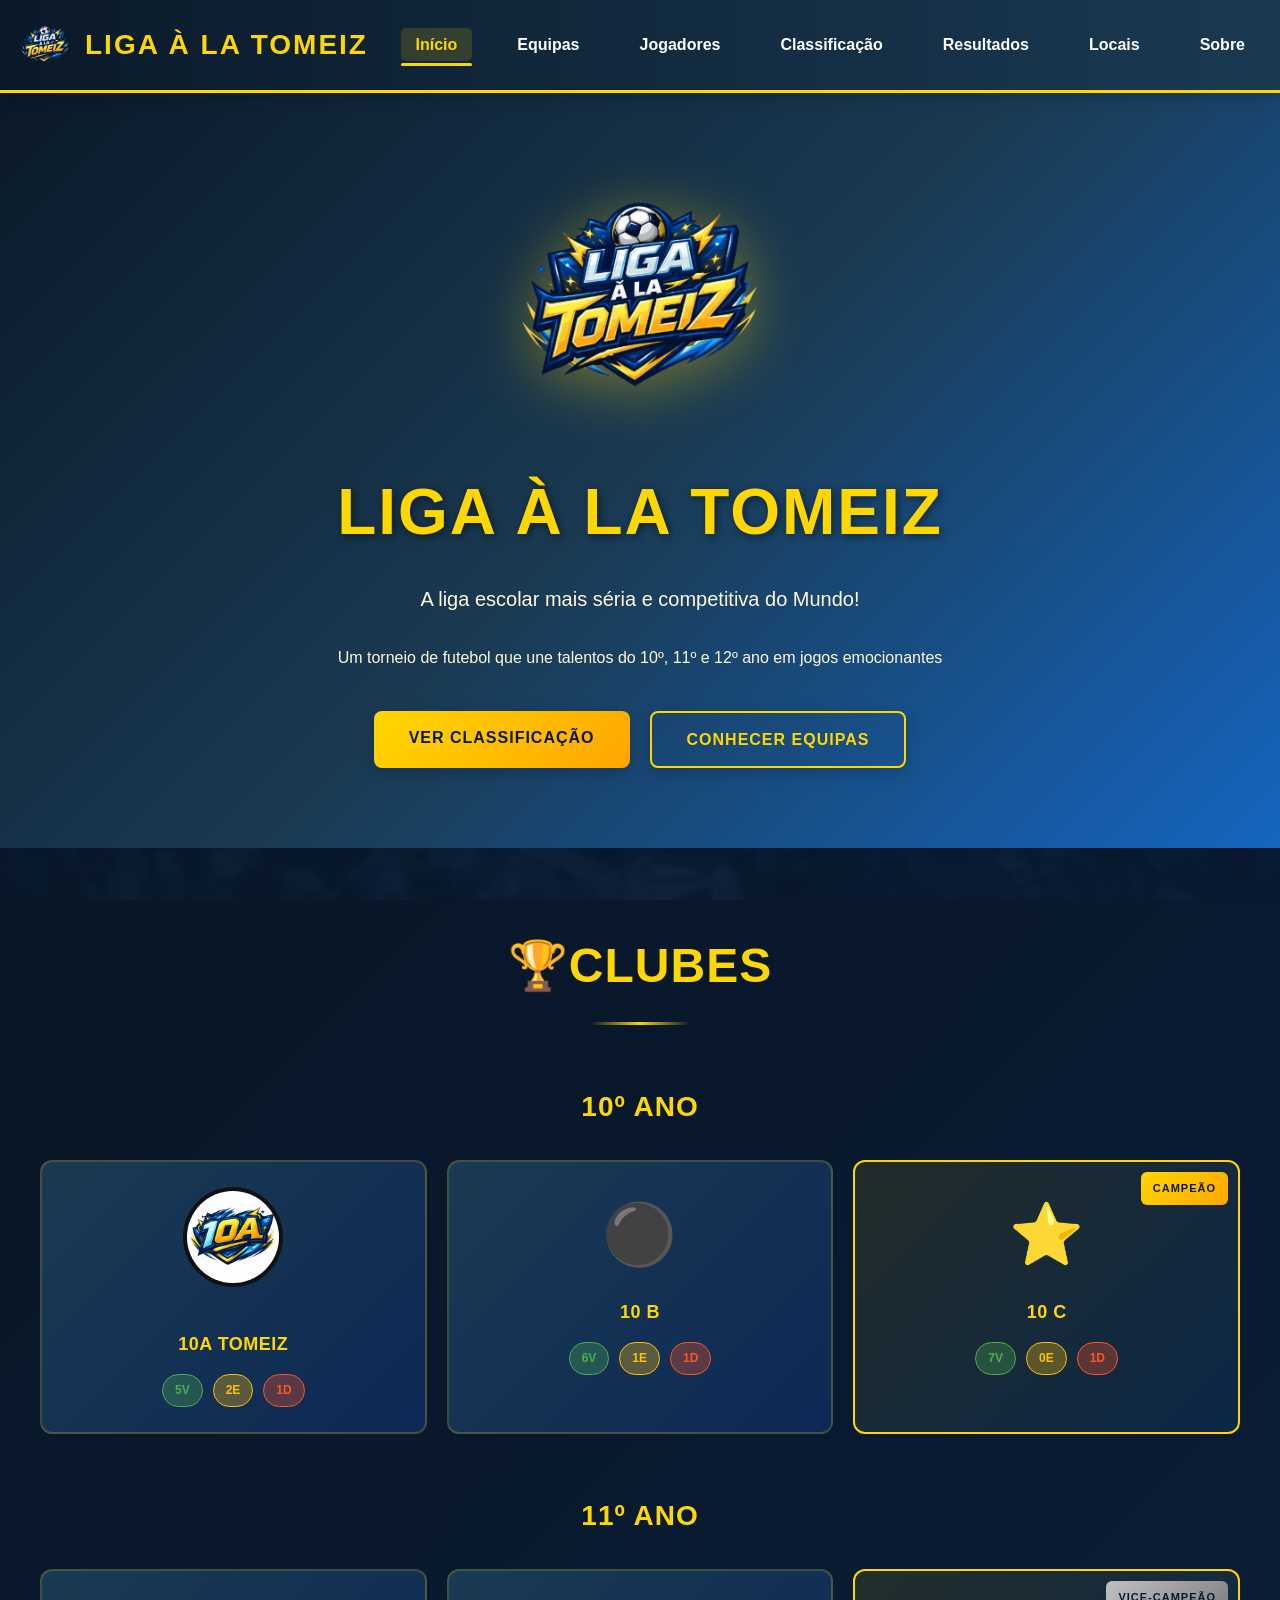
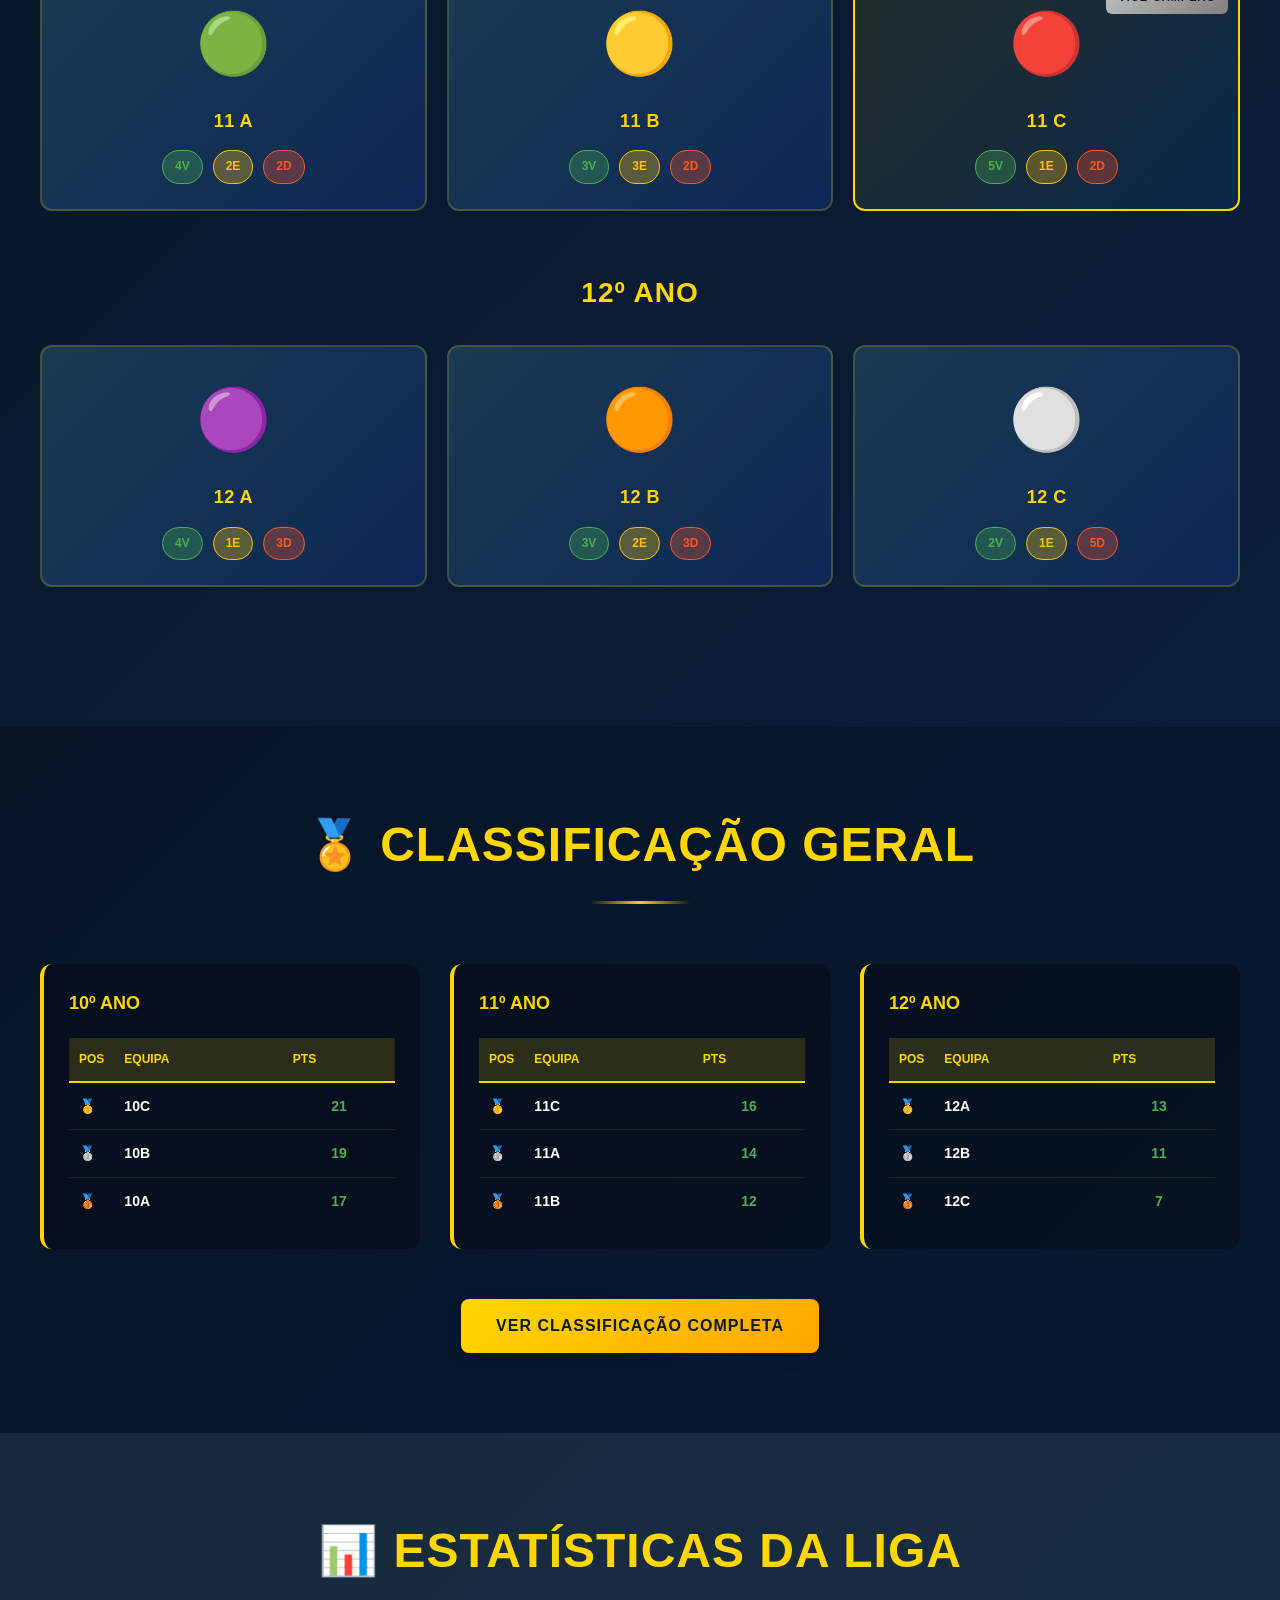
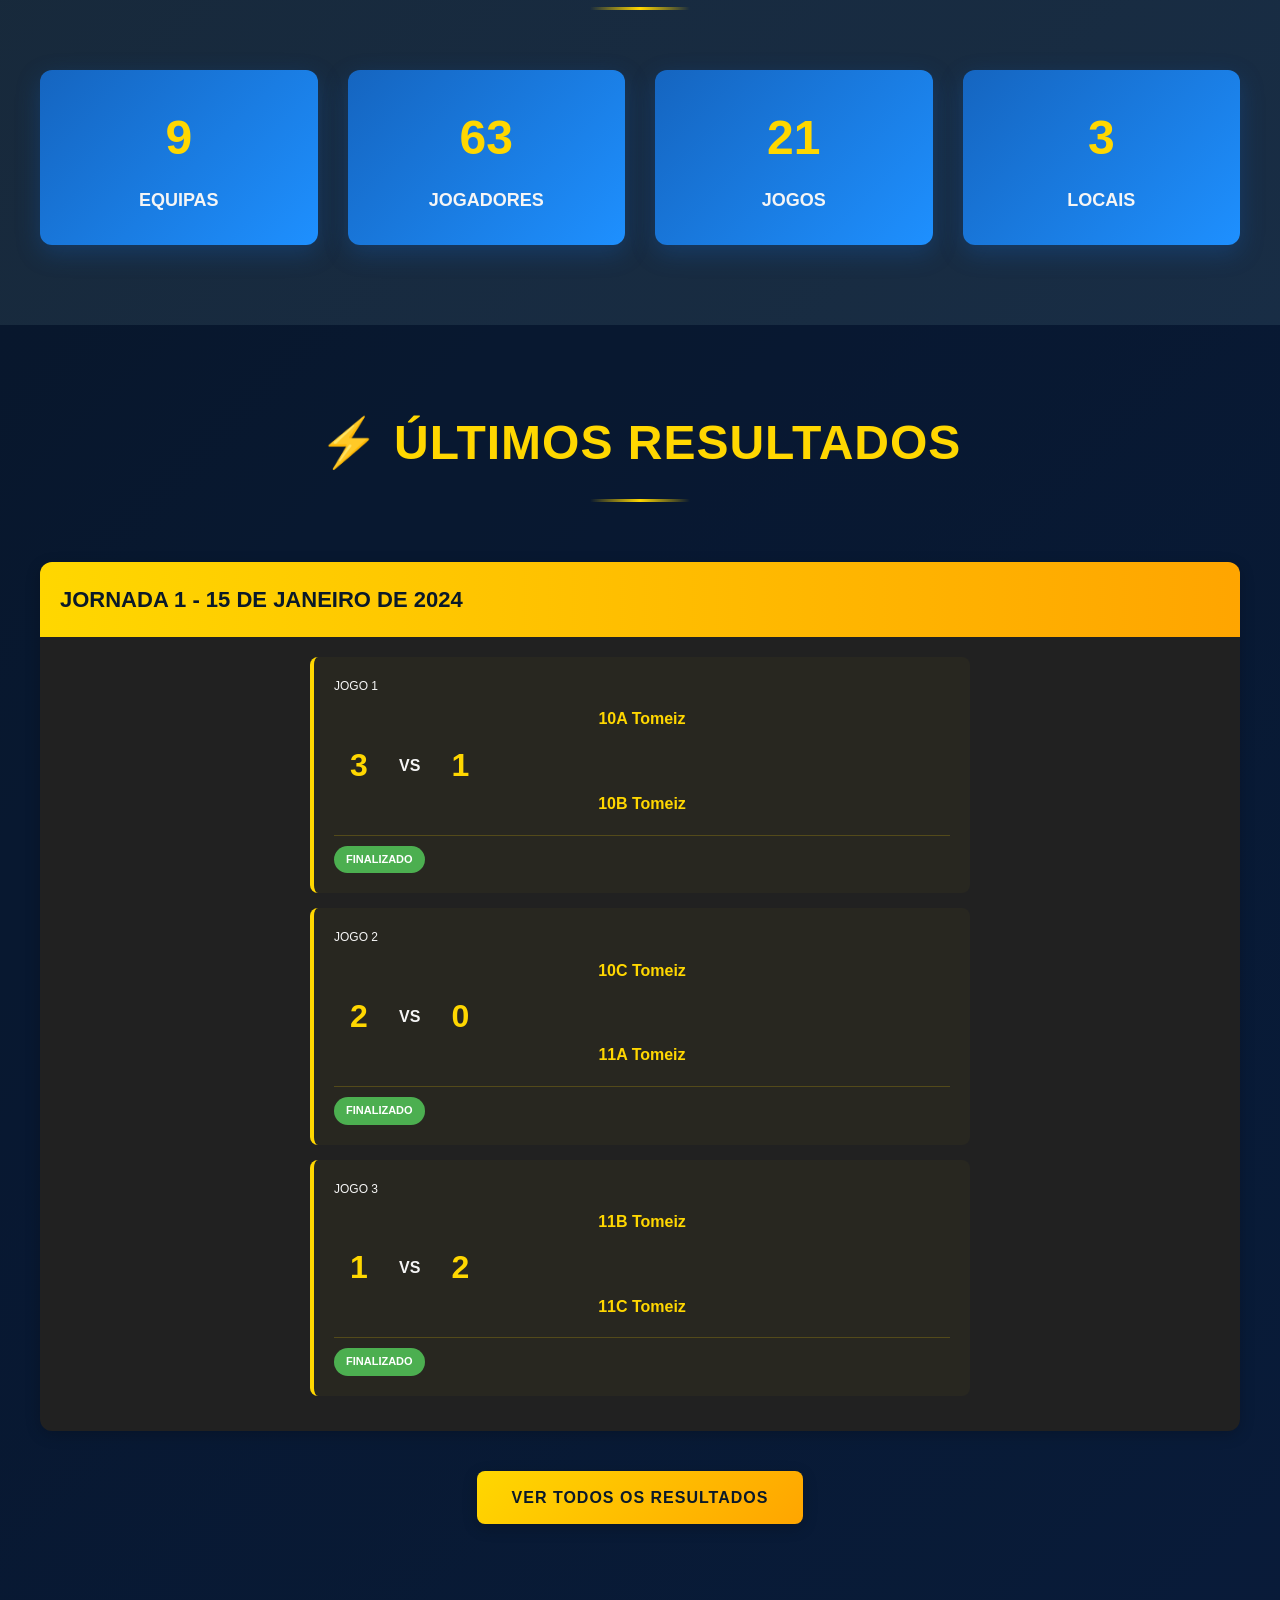
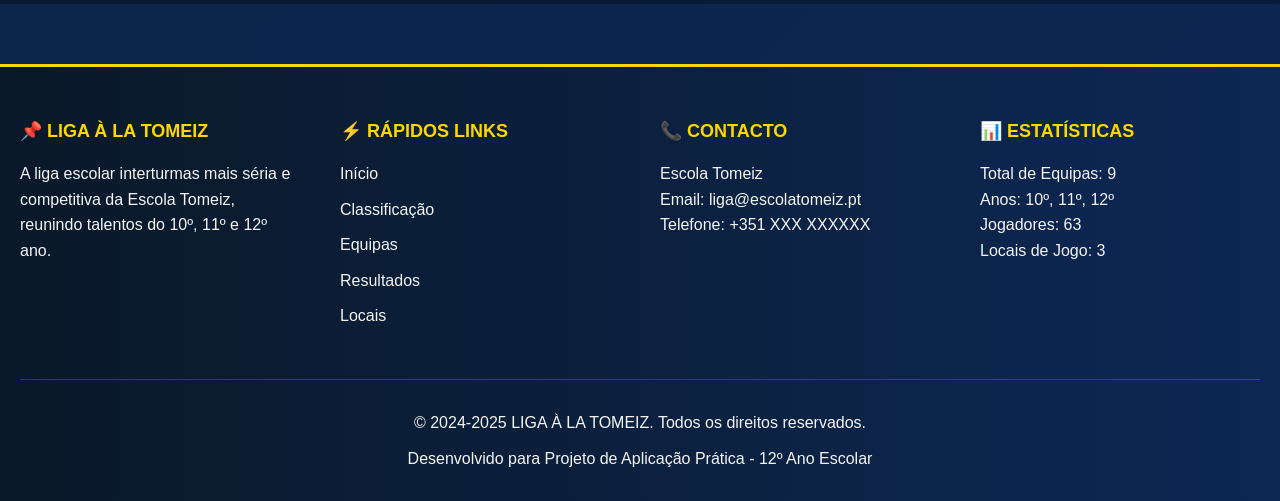
<file: paptomeiz/index.html>
<!DOCTYPE html>
<html lang="pt-PT">
<head>
    <meta charset="UTF-8">
    <meta name="viewport" content="width=device-width, initial-scale=1.0">
    <title>LIGA À LA TOMEIZ</title>
    <link rel="stylesheet" href="css/style.css">
    <style>
        .classificacao-grid { display: grid; gap: 25px; }
        .equipas-grid { display: grid; grid-template-columns: repeat(auto-fill, minmax(280px, 1fr)); gap: 30px; }
        .locais-grid { display: grid; grid-template-columns: repeat(auto-fit, minmax(300px, 1fr)); gap: 30px; }
    </style>
</head>
<body>
    <div class="background-overlay"></div>
    <!-- ========== HEADER ========== -->
    <header>
        <div class="header-container">
            <a href="index.html" class="logo">
                <img src="img/logo_ligaa.png" alt="LIGA À LA TOMEIZ" class="logo-icon">
                <span>LIGA À LA TOMEIZ</span>
            </a>
            <nav>
                <ul>
                    <li><a href="index.html" class="active">Início</a></li>
                    <li><a href="pages/equipas.html">Equipas</a></li>
                    <li><a href="pages/jogadores.html">Jogadores</a></li>
                    <li><a href="pages/classificacao.html">Classificação</a></li>
                    <li><a href="pages/resultados.html">Resultados</a></li>
                    <li><a href="pages/locais.html">Locais</a></li>
                    <li><a href="pages/sobre.html">Sobre</a></li>
                </ul>
            </nav>
        </div>
    </header>

    <!-- ========== HERO SECTION ========== -->
    <section id="inicio" class="hero">
        <div class="hero-content">
            <img src="img/logo_ligaa.png" alt="LIGA À LA TOMEIZ" class="hero-logo-grande">
            <h1>LIGA À LA TOMEIZ </h1>
            <p>A liga escolar mais séria e competitiva do Mundo!</p>
            <p style="font-size: 16px; margin-bottom: 40px;">Um torneio de futebol que une talentos do 10º, 11º e 12º ano em jogos emocionantes</p>
            <div class="hero-buttons">
                <a href="classificacao.html" class="btn btn-primary">Ver Classificação</a>
                <a href="equipas.html" class="btn btn-secondary">Conhecer Equipas</a>
            </div>
        </div>
    </section>

    <!-- ========== CLUBES/EQUIPAS SECTION ========== -->
    <section class="clubes-section">
        <div class="container">
            <h2 class="section-title">🏆CLUBES</h2>
            
            <!-- 10º ANO -->
            <div class="ano-clubes">
                <h3 class="ano-titulo-clubes">10º Ano</h3>
                <div class="clubes-grid">
                    <div class="clube-card">
                        <div class="clube-logo"><img src="img/10A.png" alt="10A Tomeiz" style="width:100px;height:100px;border-radius:50%;border:4px solid #111;background:#0091ea;"></div>
                        <div class="clube-nome">10A Tomeiz</div>
                        <div class="clube-stats">
                            <span class="badge-wins">5V</span>
                            <span class="badge-draws">2E</span>
                            <span class="badge-losses">1D</span>
                        </div>
                    </div>
                    <div class="clube-card">
                        <div class="clube-logo">⚫</div>
                        <div class="clube-nome">10 B </div>
                        <div class="clube-stats">
                            <span class="badge-wins">6V</span>
                            <span class="badge-draws">1E</span>
                            <span class="badge-losses">1D</span>
                        </div>
                    </div>
                    <div class="clube-card destaque">
                        <div class="clube-logo">⭐</div>
                        <div class="clube-nome">10 C</div>
                        <div class="clube-stats">
                            <span class="badge-wins">7V</span>
                            <span class="badge-draws">0E</span>
                            <span class="badge-losses">1D</span>
                        </div>
                        <div class="campeao-badge">CAMPEÃO</div>
                    </div>
                </div>
            </div>

            <!-- 11º ANO -->
            <div class="ano-clubes">
                <h3 class="ano-titulo-clubes">11º Ano</h3>
                <div class="clubes-grid">
                    <div class="clube-card">
                        <div class="clube-logo">🟢</div>
                        <div class="clube-nome">11 A</div>
                        <div class="clube-stats">
                            <span class="badge-wins">4V</span>
                            <span class="badge-draws">2E</span>
                            <span class="badge-losses">2D</span>
                        </div>
                    </div>
                    <div class="clube-card">
                        <div class="clube-logo">🟡</div>
                        <div class="clube-nome">11 B</div>
                        <div class="clube-stats">
                            <span class="badge-wins">3V</span>
                            <span class="badge-draws">3E</span>
                            <span class="badge-losses">2D</span>
                        </div>
                    </div>
                    <div class="clube-card destaque">
                        <div class="clube-logo">🔴</div>
                        <div class="clube-nome">11 C </div>
                        <div class="clube-stats">
                            <span class="badge-wins">5V</span>
                            <span class="badge-draws">1E</span>
                            <span class="badge-losses">2D</span>
                        </div>
                        <div class="vice-badge">VICE-CAMPEÃO</div>
                    </div>
                </div>
            </div>

            <!-- 12º ANO -->
            <div class="ano-clubes">
                <h3 class="ano-titulo-clubes">12º Ano</h3>
                <div class="clubes-grid">
                    <div class="clube-card">
                        <div class="clube-logo">🟣</div>
                        <div class="clube-nome">12 A</div>
                        <div class="clube-stats">
                            <span class="badge-wins">4V</span>
                            <span class="badge-draws">1E</span>
                            <span class="badge-losses">3D</span>
                        </div>
                    </div>
                    <div class="clube-card">
                        <div class="clube-logo">🟠</div>
                        <div class="clube-nome">12 B</div>
                        <div class="clube-stats">
                            <span class="badge-wins">3V</span>
                            <span class="badge-draws">2E</span>
                            <span class="badge-losses">3D</span>
                        </div>
                    </div>
                    <div class="clube-card">
                        <div class="clube-logo">⚪</div>
                        <div class="clube-nome">12 C</div>
                        <div class="clube-stats">
                            <span class="badge-wins">2V</span>
                            <span class="badge-draws">1E</span>
                            <span class="badge-losses">5D</span>
                        </div>
                    </div>
                </div>
            </div>
        </div>
    </section>

    <!-- ========== CLASSIFICAÇÃO PREVIEW ========== -->
    <section id="classificacao-preview" class="classificacao-section" style="padding: 80px 20px;">
        <div class="container">
            <h2 class="section-title">🏅 CLASSIFICAÇÃO GERAL</h2>
            
            <div style="display: grid; grid-template-columns: repeat(auto-fit, minmax(350px, 1fr)); gap: 30px; margin-top: 40px;">
                <!-- 10º ANO -->
                <div style="background: rgba(0,0,0,0.3); padding: 25px; border-radius: 12px; border-left: 4px solid #FFD700;">
                    <h3 style="color: #FFD700; margin-bottom: 20px; font-size: 18px; text-transform: uppercase;">10º Ano</h3>
                    <table class="tabela-classificacao" style="font-size: 13px;">
                        <thead>
                            <tr>
                                <th class="pos">Pos</th>
                                <th>Equipa</th>
                                <th class="stat">Pts</th>
                            </tr>
                        </thead>
                        <tbody>
                            <tr>
                                <td class="pos">🥇</td>
                                <td class="equipa-nome">10C</td>
                                <td class="stat" style="color: #4CAF50; font-weight: bold;">21</td>
                            </tr>
                            <tr>
                                <td class="pos">🥈</td>
                                <td class="equipa-nome">10B</td>
                                <td class="stat" style="color: #4CAF50; font-weight: bold;">19</td>
                            </tr>
                            <tr>
                                <td class="pos">🥉</td>
                                <td class="equipa-nome">10A</td>
                                <td class="stat" style="color: #4CAF50; font-weight: bold;">17</td>
                            </tr>
                        </tbody>
                    </table>
                </div>

                <!-- 11º ANO -->
                <div style="background: rgba(0,0,0,0.3); padding: 25px; border-radius: 12px; border-left: 4px solid #FFD700;">
                    <h3 style="color: #FFD700; margin-bottom: 20px; font-size: 18px; text-transform: uppercase;">11º Ano</h3>
                    <table class="tabela-classificacao" style="font-size: 13px;">
                        <thead>
                            <tr>
                                <th class="pos">Pos</th>
                                <th>Equipa</th>
                                <th class="stat">Pts</th>
                            </tr>
                        </thead>
                        <tbody>
                            <tr>
                                <td class="pos">🥇</td>
                                <td class="equipa-nome">11C</td>
                                <td class="stat" style="color: #4CAF50; font-weight: bold;">16</td>
                            </tr>
                            <tr>
                                <td class="pos">🥈</td>
                                <td class="equipa-nome">11A</td>
                                <td class="stat" style="color: #4CAF50; font-weight: bold;">14</td>
                            </tr>
                            <tr>
                                <td class="pos">🥉</td>
                                <td class="equipa-nome">11B</td>
                                <td class="stat" style="color: #4CAF50; font-weight: bold;">12</td>
                            </tr>
                        </tbody>
                    </table>
                </div>

                <!-- 12º ANO -->
                <div style="background: rgba(0,0,0,0.3); padding: 25px; border-radius: 12px; border-left: 4px solid #FFD700;">
                    <h3 style="color: #FFD700; margin-bottom: 20px; font-size: 18px; text-transform: uppercase;">12º Ano</h3>
                    <table class="tabela-classificacao" style="font-size: 13px;">
                        <thead>
                            <tr>
                                <th class="pos">Pos</th>
                                <th>Equipa</th>
                                <th class="stat">Pts</th>
                            </tr>
                        </thead>
                        <tbody>
                            <tr>
                                <td class="pos">🥇</td>
                                <td class="equipa-nome">12A</td>
                                <td class="stat" style="color: #4CAF50; font-weight: bold;">13</td>
                            </tr>
                            <tr>
                                <td class="pos">🥈</td>
                                <td class="equipa-nome">12B</td>
                                <td class="stat" style="color: #4CAF50; font-weight: bold;">11</td>
                            </tr>
                            <tr>
                                <td class="pos">🥉</td>
                                <td class="equipa-nome">12C</td>
                                <td class="stat" style="color: #4CAF50; font-weight: bold;">7</td>
                            </tr>
                        </tbody>
                    </table>
                </div>
            </div>

            <div style="text-align: center; margin-top: 50px;">
                <a href="pages/classificacao.html" class="btn btn-primary">Ver Classificação Completa</a>
            </div>
        </div>
    </section>

    <!-- ========== ESTATÍSTICAS ========== -->
    <section class="stats-section" style="padding: 80px 20px; background: rgba(255, 215, 0, 0.05);">
        <div class="container">
            <h2 class="section-title">📊 ESTATÍSTICAS DA LIGA</h2>
            
            <div style="display: grid; grid-template-columns: repeat(auto-fit, minmax(200px, 1fr)); gap: 30px; margin-top: 50px;">
                <div style="text-align: center; padding: 30px; background: linear-gradient(135deg, #1565c0 0%, #1E90FF 100%); border-radius: 12px; box-shadow: 0 8px 25px rgba(21, 101, 192, 0.3);">
                    <div style="font-size: 48px; font-weight: 900; color: #FFD700; margin-bottom: 10px;">9</div>
                    <div style="color: #f5f5f5; font-size: 18px; font-weight: bold;">EQUIPAS</div>
                </div>
                <div style="text-align: center; padding: 30px; background: linear-gradient(135deg, #1565c0 0%, #1E90FF 100%); border-radius: 12px; box-shadow: 0 8px 25px rgba(21, 101, 192, 0.3);">
                    <div style="font-size: 48px; font-weight: 900; color: #FFD700; margin-bottom: 10px;">63</div>
                    <div style="color: #f5f5f5; font-size: 18px; font-weight: bold;">JOGADORES</div>
                </div>
                <div style="text-align: center; padding: 30px; background: linear-gradient(135deg, #1565c0 0%, #1E90FF 100%); border-radius: 12px; box-shadow: 0 8px 25px rgba(21, 101, 192, 0.3);">
                    <div style="font-size: 48px; font-weight: 900; color: #FFD700; margin-bottom: 10px;">21</div>
                    <div style="color: #f5f5f5; font-size: 18px; font-weight: bold;">JOGOS</div>
                </div>
                <div style="text-align: center; padding: 30px; background: linear-gradient(135deg, #1565c0 0%, #1E90FF 100%); border-radius: 12px; box-shadow: 0 8px 25px rgba(21, 101, 192, 0.3);">
                    <div style="font-size: 48px; font-weight: 900; color: #FFD700; margin-bottom: 10px;">3</div>
                    <div style="color: #f5f5f5; font-size: 18px; font-weight: bold;">LOCAIS</div>
                </div>
            </div>
        </div>
    </section>

    <!-- ========== ÚLTIMOS RESULTADOS ========== -->
    <section id="resultados" class="resultados-section" style="padding: 80px 20px;">
        <div class="container">
            <h2 class="section-title">⚡ ÚLTIMOS RESULTADOS</h2>
            
            <div class="jornada-container">
                <div class="jornada-header">Jornada 1 - 15 de Janeiro de 2024</div>
                <div class="jogos-list" style="max-width: 700px; margin: 0 auto;">
                    <div class="jogo-item">
                        <div class="jogo-header">Jogo 1</div>
                        <div class="jogo-placar">
                            <div class="equipa-jogo">
                                <div class="equipa-jogo-nome">10A Tomeiz</div>
                                <div class="placar">
                                    <div class="golo">3</div>
                                    <div class="vs">VS</div>
                                    <div class="golo">1</div>
                                </div>
                                <div class="equipa-jogo-nome">10B Tomeiz</div>
                            </div>
                        </div>
                        <div class="jogo-status">
                            <span class="status-badge status-finalizado">Finalizado</span>
                        </div>
                    </div>

                    <div class="jogo-item">
                        <div class="jogo-header">Jogo 2</div>
                        <div class="jogo-placar">
                            <div class="equipa-jogo">
                                <div class="equipa-jogo-nome">10C Tomeiz</div>
                                <div class="placar">
                                    <div class="golo">2</div>
                                    <div class="vs">VS</div>
                                    <div class="golo">0</div>
                                </div>
                                <div class="equipa-jogo-nome">11A Tomeiz</div>
                            </div>
                        </div>
                        <div class="jogo-status">
                            <span class="status-badge status-finalizado">Finalizado</span>
                        </div>
                    </div>

                    <div class="jogo-item">
                        <div class="jogo-header">Jogo 3</div>
                        <div class="jogo-placar">
                            <div class="equipa-jogo">
                                <div class="equipa-jogo-nome">11B Tomeiz</div>
                                <div class="placar">
                                    <div class="golo">1</div>
                                    <div class="vs">VS</div>
                                    <div class="golo">2</div>
                                </div>
                                <div class="equipa-jogo-nome">11C Tomeiz</div>
                            </div>
                        </div>
                        <div class="jogo-status">
                            <span class="status-badge status-finalizado">Finalizado</span>
                        </div>
                    </div>
                </div>
            </div>

            <div style="text-align: center; margin-top: 40px;">
                <a href="pages/resultados.html" class="btn btn-primary">Ver Todos os Resultados</a>
            </div>
        </div>
    </section>

    <!-- ========== FOOTER ========== -->
    <footer>
        <div class="footer-content">
            <div class="footer-section">
                <h3>📌 LIGA À LA TOMEIZ</h3>
                <p>A liga escolar interturmas mais séria e competitiva da Escola Tomeiz, reunindo talentos do 10º, 11º e 12º ano.</p>
            </div>
            <div class="footer-section">
                <h3>⚡ Rápidos Links</h3>
                <ul>
                    <li><a href="index.html">Início</a></li>
                    <li><a href="pages/classificacao.html">Classificação</a></li>
                    <li><a href="pages/equipas.html">Equipas</a></li>
                    <li><a href="pages/resultados.html">Resultados</a></li>
                    <li><a href="pages/locais.html">Locais</a></li>
                </ul>
            </div>
            <div class="footer-section">
                <h3>📞 Contacto</h3>
                <p>Escola Tomeiz<br>
                Email: liga@escolatomeiz.pt<br>
                Telefone: +351 XXX XXXXXX</p>
            </div>
            <div class="footer-section">
                <h3>📊 Estatísticas</h3>
                <p>Total de Equipas: 9<br>
                Anos: 10º, 11º, 12º<br>
                Jogadores: 63<br>
                Locais de Jogo: 3</p>
            </div>
        </div>
        <div class="footer-bottom">
            <p>&copy; 2024-2025 LIGA À LA TOMEIZ. Todos os direitos reservados.</p>
            <p>Desenvolvido para Projeto de Aplicação Prática - 12º Ano Escolar</p>
        </div>
    </footer>
</body>
</html>
</file>
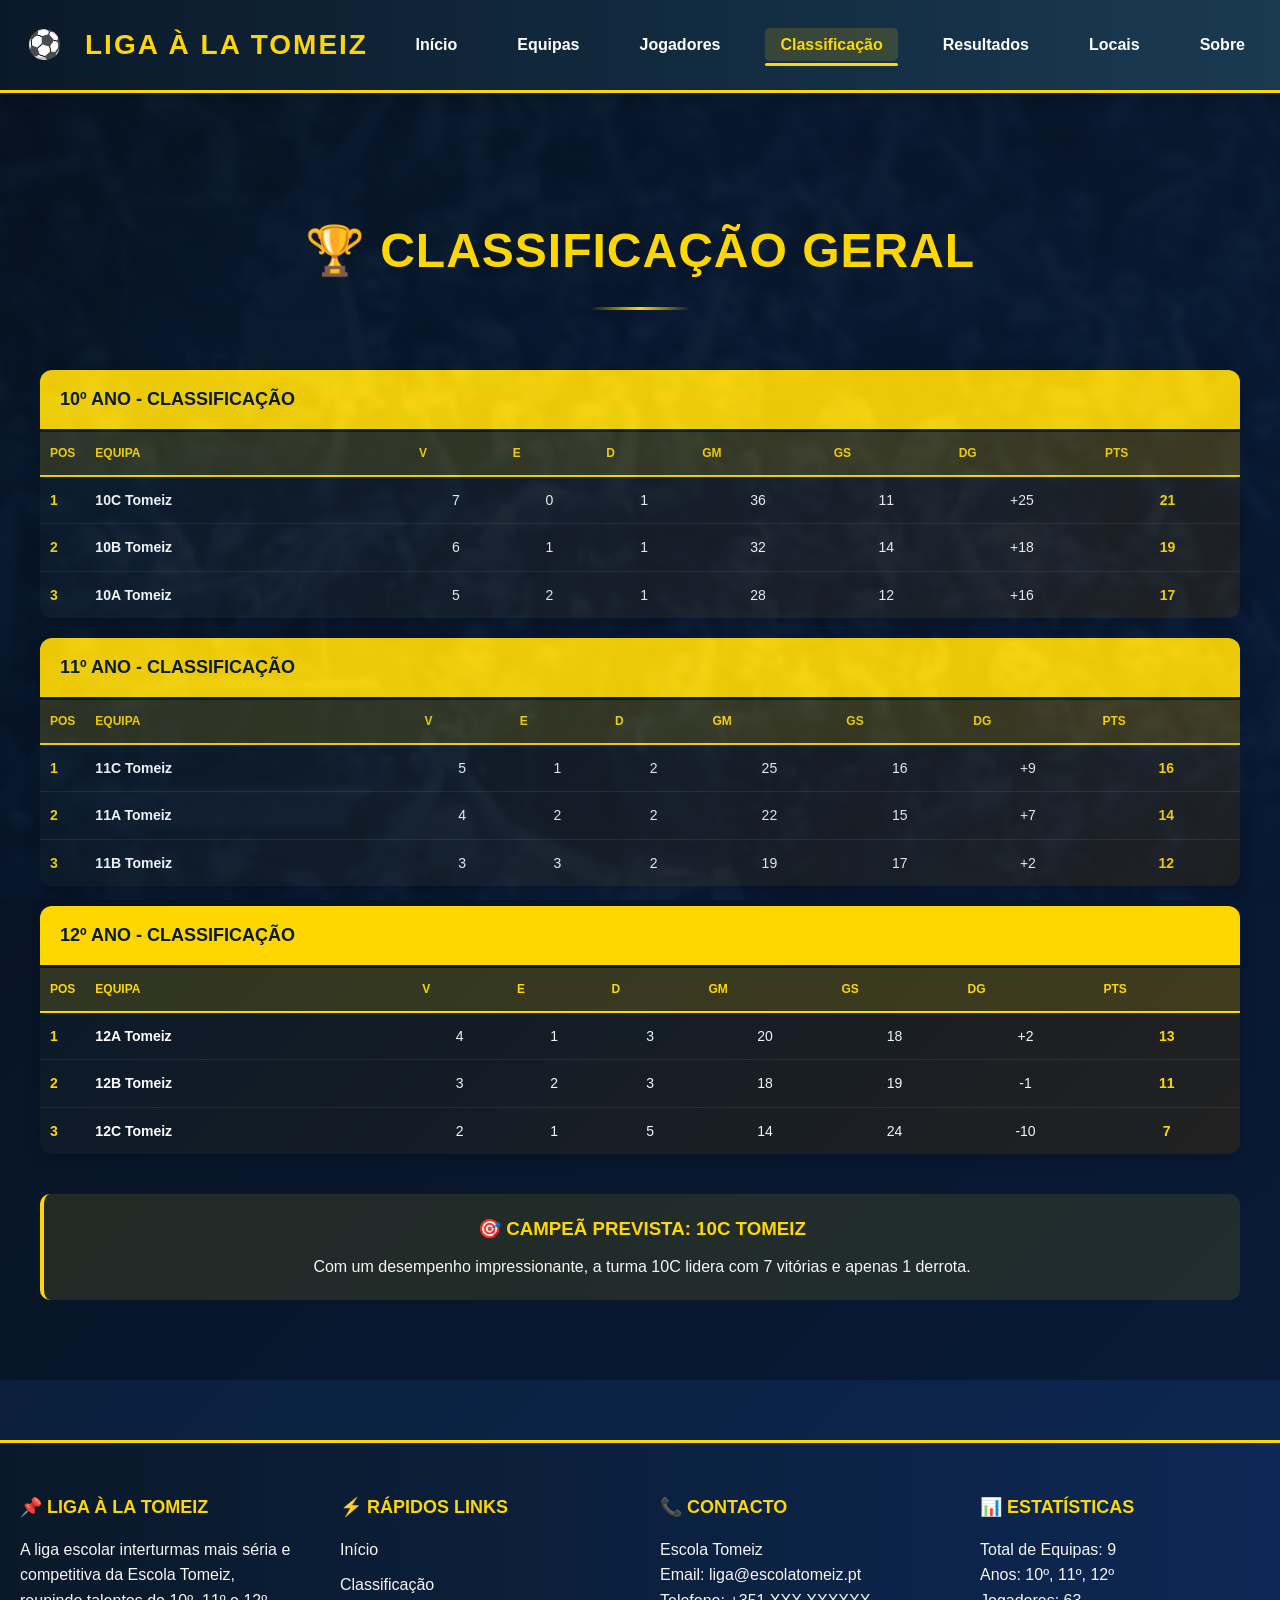
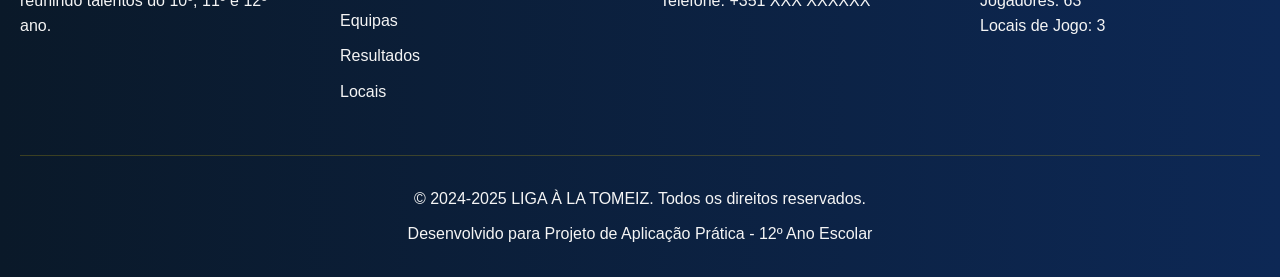
<file: paptomeiz/pages/classificacao.html>
<!DOCTYPE html>
<html lang="pt-PT">
<head>
    <meta charset="UTF-8">
    <meta name="viewport" content="width=device-width, initial-scale=1.0">
    <title>Classificação - LIGA À LA TOMEIZ</title>
    <link rel="stylesheet" href="../css/style.css">
    <style>
        .classificacao-grid { display: grid; gap: 25px; }
    </style>
</head>
<body>
    <!-- ========== HEADER ========== -->
    <header>
        <div class="header-container">
            <a href="../index.html" class="logo">
                <div class="logo-icon">⚽</div>
                <span>LIGA À LA TOMEIZ</span>
            </a>
            <nav>
                <ul>
                    <li><a href="../index.html">Início</a></li>
                    <li><a href="equipas.html">Equipas</a></li>
                    <li><a href="jogadores.html">Jogadores</a></li>
                    <li><a href="classificacao.html" class="active">Classificação</a></li>
                    <li><a href="resultados.html">Resultados</a></li>
                    <li><a href="locais.html">Locais</a></li>
                    <li><a href="sobre.html">Sobre</a></li>
                </ul>
            </nav>
        </div>
    </header>

    <!-- ========== CLASSIFICAÇÃO ========== -->
    <section id="classificacao" class="classificacao-section" style="padding-top: 120px;">
        <div class="container">
            <h2 class="section-title">🏆 Classificação Geral</h2>
            
            <div class="ano-grupo">
                <div class="ano-titulo">10º Ano - Classificação</div>
                <table class="tabela-classificacao">
                    <thead>
                        <tr>
                            <th class="pos">Pos</th>
                            <th>Equipa</th>
                            <th class="stat">V</th>
                            <th class="stat">E</th>
                            <th class="stat">D</th>
                            <th class="stat">GM</th>
                            <th class="stat">GS</th>
                            <th class="stat">DG</th>
                            <th class="pontos">PTS</th>
                        </tr>
                    </thead>
                    <tbody>
                        <tr>
                            <td class="pos">1</td>
                            <td class="equipa-nome">10C Tomeiz</td>
                            <td class="stat">7</td>
                            <td class="stat">0</td>
                            <td class="stat">1</td>
                            <td class="stat">36</td>
                            <td class="stat">11</td>
                            <td class="stat">+25</td>
                            <td class="pontos">21</td>
                        </tr>
                        <tr>
                            <td class="pos">2</td>
                            <td class="equipa-nome">10B Tomeiz</td>
                            <td class="stat">6</td>
                            <td class="stat">1</td>
                            <td class="stat">1</td>
                            <td class="stat">32</td>
                            <td class="stat">14</td>
                            <td class="stat">+18</td>
                            <td class="pontos">19</td>
                        </tr>
                        <tr>
                            <td class="pos">3</td>
                            <td class="equipa-nome">10A Tomeiz</td>
                            <td class="stat">5</td>
                            <td class="stat">2</td>
                            <td class="stat">1</td>
                            <td class="stat">28</td>
                            <td class="stat">12</td>
                            <td class="stat">+16</td>
                            <td class="pontos">17</td>
                        </tr>
                    </tbody>
                </table>
            </div>

            <div class="ano-grupo" style="margin-top: 20px;">
                <div class="ano-titulo">11º Ano - Classificação</div>
                <table class="tabela-classificacao">
                    <thead>
                        <tr>
                            <th class="pos">Pos</th>
                            <th>Equipa</th>
                            <th class="stat">V</th>
                            <th class="stat">E</th>
                            <th class="stat">D</th>
                            <th class="stat">GM</th>
                            <th class="stat">GS</th>
                            <th class="stat">DG</th>
                            <th class="pontos">PTS</th>
                        </tr>
                    </thead>
                    <tbody>
                        <tr>
                            <td class="pos">1</td>
                            <td class="equipa-nome">11C Tomeiz</td>
                            <td class="stat">5</td>
                            <td class="stat">1</td>
                            <td class="stat">2</td>
                            <td class="stat">25</td>
                            <td class="stat">16</td>
                            <td class="stat">+9</td>
                            <td class="pontos">16</td>
                        </tr>
                        <tr>
                            <td class="pos">2</td>
                            <td class="equipa-nome">11A Tomeiz</td>
                            <td class="stat">4</td>
                            <td class="stat">2</td>
                            <td class="stat">2</td>
                            <td class="stat">22</td>
                            <td class="stat">15</td>
                            <td class="stat">+7</td>
                            <td class="pontos">14</td>
                        </tr>
                        <tr>
                            <td class="pos">3</td>
                            <td class="equipa-nome">11B Tomeiz</td>
                            <td class="stat">3</td>
                            <td class="stat">3</td>
                            <td class="stat">2</td>
                            <td class="stat">19</td>
                            <td class="stat">17</td>
                            <td class="stat">+2</td>
                            <td class="pontos">12</td>
                        </tr>
                    </tbody>
                </table>
            </div>

            <div class="ano-grupo" style="margin-top: 20px;">
                <div class="ano-titulo">12º Ano - Classificação</div>
                <table class="tabela-classificacao">
                    <thead>
                        <tr>
                            <th class="pos">Pos</th>
                            <th>Equipa</th>
                            <th class="stat">V</th>
                            <th class="stat">E</th>
                            <th class="stat">D</th>
                            <th class="stat">GM</th>
                            <th class="stat">GS</th>
                            <th class="stat">DG</th>
                            <th class="pontos">PTS</th>
                        </tr>
                    </thead>
                    <tbody>
                        <tr>
                            <td class="pos">1</td>
                            <td class="equipa-nome">12A Tomeiz</td>
                            <td class="stat">4</td>
                            <td class="stat">1</td>
                            <td class="stat">3</td>
                            <td class="stat">20</td>
                            <td class="stat">18</td>
                            <td class="stat">+2</td>
                            <td class="pontos">13</td>
                        </tr>
                        <tr>
                            <td class="pos">2</td>
                            <td class="equipa-nome">12B Tomeiz</td>
                            <td class="stat">3</td>
                            <td class="stat">2</td>
                            <td class="stat">3</td>
                            <td class="stat">18</td>
                            <td class="stat">19</td>
                            <td class="stat">-1</td>
                            <td class="pontos">11</td>
                        </tr>
                        <tr>
                            <td class="pos">3</td>
                            <td class="equipa-nome">12C Tomeiz</td>
                            <td class="stat">2</td>
                            <td class="stat">1</td>
                            <td class="stat">5</td>
                            <td class="stat">14</td>
                            <td class="stat">24</td>
                            <td class="stat">-10</td>
                            <td class="pontos">7</td>
                        </tr>
                    </tbody>
                </table>
            </div>
            
            <div style="text-align: center; margin-top: 40px; padding: 20px; background: rgba(255, 215, 0, 0.1); border-radius: 10px; border-left: 4px solid #FFD700;">
                <h3 style="color: #FFD700; margin-bottom: 10px; text-transform: uppercase;">🎯 Campeã Prevista: 10C TOMEIZ</h3>
                <p style="color: #f5f5f5;">Com um desempenho impressionante, a turma 10C lidera com 7 vitórias e apenas 1 derrota.</p>
            </div>
        </div>
    </section>

    <!-- ========== FOOTER ========== -->
    <footer>
        <div class="footer-content">
            <div class="footer-section">
                <h3>📌 LIGA À LA TOMEIZ</h3>
                <p>A liga escolar interturmas mais séria e competitiva da Escola Tomeiz, reunindo talentos do 10º, 11º e 12º ano.</p>
            </div>
            <div class="footer-section">
                <h3>⚡ Rápidos Links</h3>
                <ul>
                    <li><a href="../index.html">Início</a></li>
                    <li><a href="classificacao.html">Classificação</a></li>
                    <li><a href="equipas.html">Equipas</a></li>
                    <li><a href="resultados.html">Resultados</a></li>
                    <li><a href="locais.html">Locais</a></li>
                </ul>
            </div>
            <div class="footer-section">
                <h3>📞 Contacto</h3>
                <p>Escola Tomeiz<br>
                Email: liga@escolatomeiz.pt<br>
                Telefone: +351 XXX XXXXXX</p>
            </div>
            <div class="footer-section">
                <h3>📊 Estatísticas</h3>
                <p>Total de Equipas: 9<br>
                Anos: 10º, 11º, 12º<br>
                Jogadores: 63<br>
                Locais de Jogo: 3</p>
            </div>
        </div>
        <div class="footer-bottom">
            <p>&copy; 2024-2025 LIGA À LA TOMEIZ. Todos os direitos reservados.</p>
            <p>Desenvolvido para Projeto de Aplicação Prática - 12º Ano Escolar</p>
        </div>
    </footer>
</body>
</html>
</file>
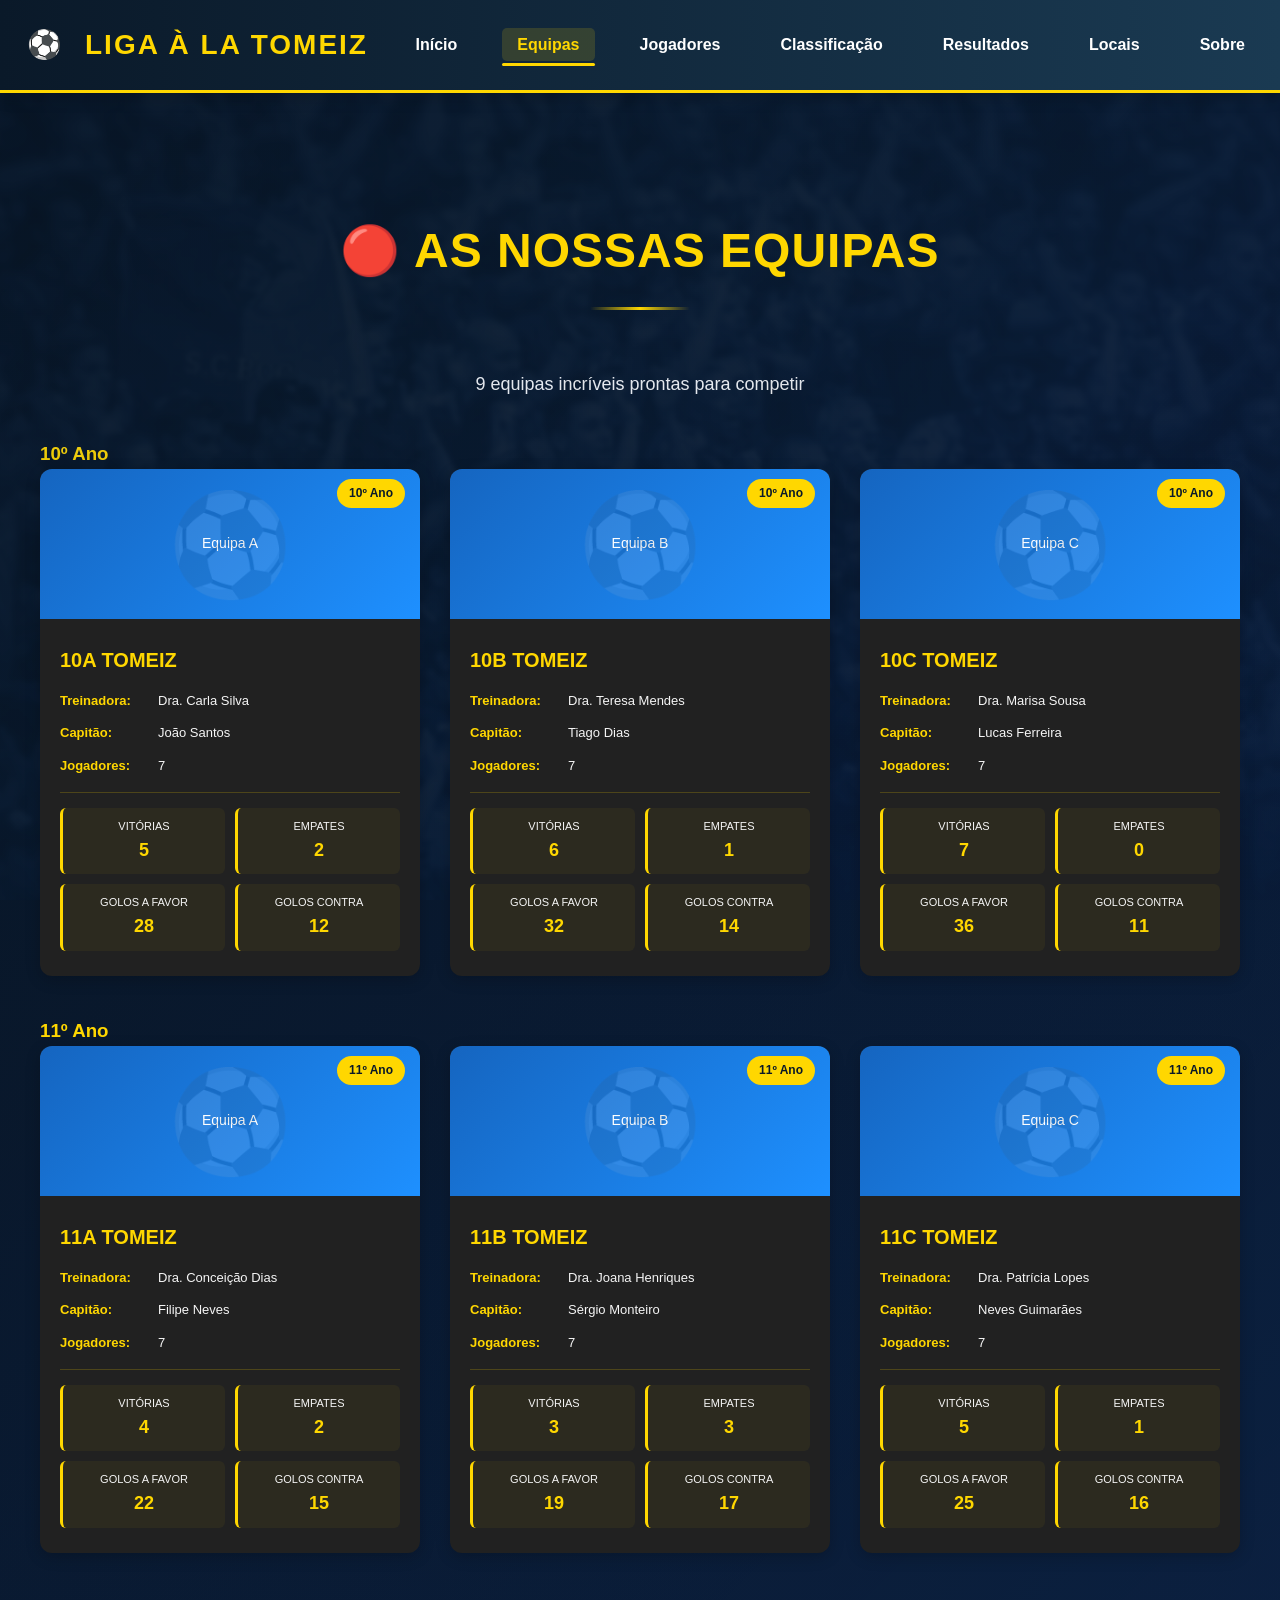
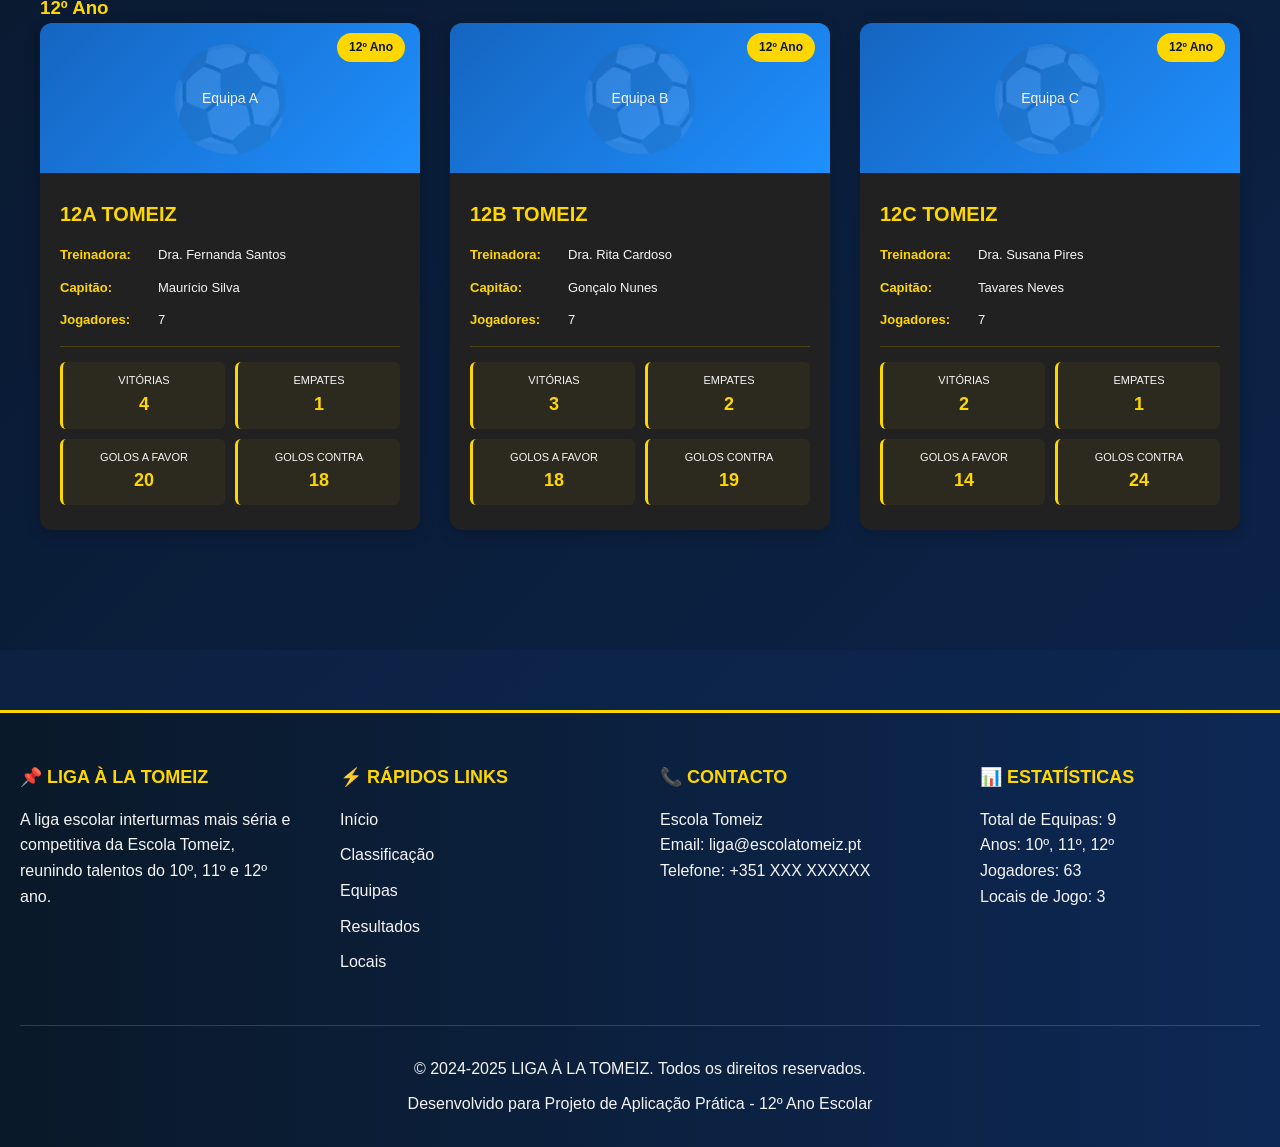
<file: paptomeiz/pages/equipas.html>
<!DOCTYPE html>
<html lang="pt-PT">
<head>
    <meta charset="UTF-8">
    <meta name="viewport" content="width=device-width, initial-scale=1.0">
    <title>Equipas - LIGA À LA TOMEIZ</title>
    <link rel="stylesheet" href="../css/style.css">
    <style>
        .equipas-grid { display: grid; grid-template-columns: repeat(auto-fill, minmax(280px, 1fr)); gap: 30px; }
    </style>
</head>
<body>
    <!-- ========== HEADER ========== -->
    <header>
        <div class="header-container">
            <a href="../index.html" class="logo">
                <div class="logo-icon">⚽</div>
                <span>LIGA À LA TOMEIZ</span>
            </a>
            <nav>
                <ul>
                    <li><a href="../index.html">Início</a></li>
                    <li><a href="equipas.html" class="active">Equipas</a></li>
                    <li><a href="jogadores.html">Jogadores</a></li>
                    <li><a href="classificacao.html">Classificação</a></li>
                    <li><a href="resultados.html">Resultados</a></li>
                    <li><a href="locais.html">Locais</a></li>
                    <li><a href="sobre.html">Sobre</a></li>
                </ul>
            </nav>
        </div>
    </header>

    <!-- ========== EQUIPAS ========== -->
    <section id="equipas" class="equipas-section" style="padding-top: 120px;">
        <div class="container">
            <h2 class="section-title">🔴 As Nossas Equipas</h2>
            <p style="text-align: center; margin-bottom: 40px; color: #f5f5f5; font-size: 18px;">
                9 equipas incríveis prontas para competir
            </p>

            <!-- 10º Ano -->
            <h3 style="color:var(--amarelo);margin-top:40px;">10º Ano</h3>
            <div class="equipas-grid">
                <div class="card-equipa">
                    <div class="card-header">
                        <div class="equipa-ano">10º Ano</div>
                        Equipa A
                    </div>
                    <div class="card-body">
                        <div class="equipa-nome-card">10A Tomeiz</div>
                        <div class="equipa-info"><strong>Treinadora:</strong> <span>Dra. Carla Silva</span></div>
                        <div class="equipa-info"><strong>Capitão:</strong> <span>João Santos</span></div>
                        <div class="equipa-info"><strong>Jogadores:</strong> <span>7</span></div>
                        <div class="equipa-stats">
                            <div class="stat-box"><div class="stat-label">Vitórias</div><div class="stat-value">5</div></div>
                            <div class="stat-box"><div class="stat-label">Empates</div><div class="stat-value">2</div></div>
                            <div class="stat-box"><div class="stat-label">Golos A Favor</div><div class="stat-value">28</div></div>
                            <div class="stat-box"><div class="stat-label">Golos Contra</div><div class="stat-value">12</div></div>
                        </div>
                    </div>
                </div>
                <div class="card-equipa">
                    <div class="card-header">
                        <div class="equipa-ano">10º Ano</div>
                        Equipa B
                    </div>
                    <div class="card-body">
                        <div class="equipa-nome-card">10B Tomeiz</div>
                        <div class="equipa-info"><strong>Treinadora:</strong> <span>Dra. Teresa Mendes</span></div>
                        <div class="equipa-info"><strong>Capitão:</strong> <span>Tiago Dias</span></div>
                        <div class="equipa-info"><strong>Jogadores:</strong> <span>7</span></div>
                        <div class="equipa-stats">
                            <div class="stat-box"><div class="stat-label">Vitórias</div><div class="stat-value">6</div></div>
                            <div class="stat-box"><div class="stat-label">Empates</div><div class="stat-value">1</div></div>
                            <div class="stat-box"><div class="stat-label">Golos A Favor</div><div class="stat-value">32</div></div>
                            <div class="stat-box"><div class="stat-label">Golos Contra</div><div class="stat-value">14</div></div>
                        </div>
                    </div>
                </div>
                <div class="card-equipa">
                    <div class="card-header">
                        <div class="equipa-ano">10º Ano</div>
                        Equipa C
                    </div>
                    <div class="card-body">
                        <div class="equipa-nome-card">10C Tomeiz</div>
                        <div class="equipa-info"><strong>Treinadora:</strong> <span>Dra. Marisa Sousa</span></div>
                        <div class="equipa-info"><strong>Capitão:</strong> <span>Lucas Ferreira</span></div>
                        <div class="equipa-info"><strong>Jogadores:</strong> <span>7</span></div>
                        <div class="equipa-stats">
                            <div class="stat-box"><div class="stat-label">Vitórias</div><div class="stat-value">7</div></div>
                            <div class="stat-box"><div class="stat-label">Empates</div><div class="stat-value">0</div></div>
                            <div class="stat-box"><div class="stat-label">Golos A Favor</div><div class="stat-value">36</div></div>
                            <div class="stat-box"><div class="stat-label">Golos Contra</div><div class="stat-value">11</div></div>
                        </div>
                    </div>
                </div>
            </div>

            <!-- 11º Ano -->
            <h3 style="color:var(--amarelo);margin-top:40px;">11º Ano</h3>
            <div class="equipas-grid">
                <div class="card-equipa">
                    <div class="card-header">
                        <div class="equipa-ano">11º Ano</div>
                        Equipa A
                    </div>
                    <div class="card-body">
                        <div class="equipa-nome-card">11A Tomeiz</div>
                        <div class="equipa-info"><strong>Treinadora:</strong> <span>Dra. Conceição Dias</span></div>
                        <div class="equipa-info"><strong>Capitão:</strong> <span>Filipe Neves</span></div>
                        <div class="equipa-info"><strong>Jogadores:</strong> <span>7</span></div>
                        <div class="equipa-stats">
                            <div class="stat-box"><div class="stat-label">Vitórias</div><div class="stat-value">4</div></div>
                            <div class="stat-box"><div class="stat-label">Empates</div><div class="stat-value">2</div></div>
                            <div class="stat-box"><div class="stat-label">Golos A Favor</div><div class="stat-value">22</div></div>
                            <div class="stat-box"><div class="stat-label">Golos Contra</div><div class="stat-value">15</div></div>
                        </div>
                    </div>
                </div>
                <div class="card-equipa">
                    <div class="card-header">
                        <div class="equipa-ano">11º Ano</div>
                        Equipa B
                    </div>
                    <div class="card-body">
                        <div class="equipa-nome-card">11B Tomeiz</div>
                        <div class="equipa-info"><strong>Treinadora:</strong> <span>Dra. Joana Henriques</span></div>
                        <div class="equipa-info"><strong>Capitão:</strong> <span>Sérgio Monteiro</span></div>
                        <div class="equipa-info"><strong>Jogadores:</strong> <span>7</span></div>
                        <div class="equipa-stats">
                            <div class="stat-box"><div class="stat-label">Vitórias</div><div class="stat-value">3</div></div>
                            <div class="stat-box"><div class="stat-label">Empates</div><div class="stat-value">3</div></div>
                            <div class="stat-box"><div class="stat-label">Golos A Favor</div><div class="stat-value">19</div></div>
                            <div class="stat-box"><div class="stat-label">Golos Contra</div><div class="stat-value">17</div></div>
                        </div>
                    </div>
                </div>
                <div class="card-equipa">
                    <div class="card-header">
                        <div class="equipa-ano">11º Ano</div>
                        Equipa C
                    </div>
                    <div class="card-body">
                        <div class="equipa-nome-card">11C Tomeiz</div>
                        <div class="equipa-info"><strong>Treinadora:</strong> <span>Dra. Patrícia Lopes</span></div>
                        <div class="equipa-info"><strong>Capitão:</strong> <span>Neves Guimarães</span></div>
                        <div class="equipa-info"><strong>Jogadores:</strong> <span>7</span></div>
                        <div class="equipa-stats">
                            <div class="stat-box"><div class="stat-label">Vitórias</div><div class="stat-value">5</div></div>
                            <div class="stat-box"><div class="stat-label">Empates</div><div class="stat-value">1</div></div>
                            <div class="stat-box"><div class="stat-label">Golos A Favor</div><div class="stat-value">25</div></div>
                            <div class="stat-box"><div class="stat-label">Golos Contra</div><div class="stat-value">16</div></div>
                        </div>
                    </div>
                </div>
            </div>

            <!-- 12º Ano -->
            <h3 style="color:var(--amarelo);margin-top:40px;">12º Ano</h3>
            <div class="equipas-grid">
                <div class="card-equipa">
                    <div class="card-header">
                        <div class="equipa-ano">12º Ano</div>
                        Equipa A
                    </div>
                    <div class="card-body">
                        <div class="equipa-nome-card">12A Tomeiz</div>
                        <div class="equipa-info"><strong>Treinadora:</strong> <span>Dra. Fernanda Santos</span></div>
                        <div class="equipa-info"><strong>Capitão:</strong> <span>Maurício Silva</span></div>
                        <div class="equipa-info"><strong>Jogadores:</strong> <span>7</span></div>
                        <div class="equipa-stats">
                            <div class="stat-box"><div class="stat-label">Vitórias</div><div class="stat-value">4</div></div>
                            <div class="stat-box"><div class="stat-label">Empates</div><div class="stat-value">1</div></div>
                            <div class="stat-box"><div class="stat-label">Golos A Favor</div><div class="stat-value">20</div></div>
                            <div class="stat-box"><div class="stat-label">Golos Contra</div><div class="stat-value">18</div></div>
                        </div>
                    </div>
                </div>
                <div class="card-equipa">
                    <div class="card-header">
                        <div class="equipa-ano">12º Ano</div>
                        Equipa B
                    </div>
                    <div class="card-body">
                        <div class="equipa-nome-card">12B Tomeiz</div>
                        <div class="equipa-info"><strong>Treinadora:</strong> <span>Dra. Rita Cardoso</span></div>
                        <div class="equipa-info"><strong>Capitão:</strong> <span>Gonçalo Nunes</span></div>
                        <div class="equipa-info"><strong>Jogadores:</strong> <span>7</span></div>
                        <div class="equipa-stats">
                            <div class="stat-box"><div class="stat-label">Vitórias</div><div class="stat-value">3</div></div>
                            <div class="stat-box"><div class="stat-label">Empates</div><div class="stat-value">2</div></div>
                            <div class="stat-box"><div class="stat-label">Golos A Favor</div><div class="stat-value">18</div></div>
                            <div class="stat-box"><div class="stat-label">Golos Contra</div><div class="stat-value">19</div></div>
                        </div>
                    </div>
                </div>
                <div class="card-equipa">
                    <div class="card-header">
                        <div class="equipa-ano">12º Ano</div>
                        Equipa C
                    </div>
                    <div class="card-body">
                        <div class="equipa-nome-card">12C Tomeiz</div>
                        <div class="equipa-info"><strong>Treinadora:</strong> <span>Dra. Susana Pires</span></div>
                        <div class="equipa-info"><strong>Capitão:</strong> <span>Tavares Neves</span></div>
                        <div class="equipa-info"><strong>Jogadores:</strong> <span>7</span></div>
                        <div class="equipa-stats">
                            <div class="stat-box"><div class="stat-label">Vitórias</div><div class="stat-value">2</div></div>
                            <div class="stat-box"><div class="stat-label">Empates</div><div class="stat-value">1</div></div>
                            <div class="stat-box"><div class="stat-label">Golos A Favor</div><div class="stat-value">14</div></div>
                            <div class="stat-box"><div class="stat-label">Golos Contra</div><div class="stat-value">24</div></div>
                        </div>
                    </div>
                </div>
            </div>
        </div>
    </section>
    </section>

    <!-- ========== FOOTER ========== -->
    <footer>
        <div class="footer-content">
            <div class="footer-section">
                <h3>📌 LIGA À LA TOMEIZ</h3>
                <p>A liga escolar interturmas mais séria e competitiva da Escola Tomeiz, reunindo talentos do 10º, 11º e 12º ano.</p>
            </div>
            <div class="footer-section">
                <h3>⚡ Rápidos Links</h3>
                <ul>
                    <li><a href="../index.html">Início</a></li>
                    <li><a href="classificacao.html">Classificação</a></li>
                    <li><a href="equipas.html">Equipas</a></li>
                    <li><a href="resultados.html">Resultados</a></li>
                    <li><a href="locais.html">Locais</a></li>
                </ul>
            </div>
            <div class="footer-section">
                <h3>📞 Contacto</h3>
                <p>Escola Tomeiz<br>
                Email: liga@escolatomeiz.pt<br>
                Telefone: +351 XXX XXXXXX</p>
            </div>
            <div class="footer-section">
                <h3>📊 Estatísticas</h3>
                <p>Total de Equipas: 9<br>
                Anos: 10º, 11º, 12º<br>
                Jogadores: 63<br>
                Locais de Jogo: 3</p>
            </div>
        </div>
        <div class="footer-bottom">
            <p>&copy; 2024-2025 LIGA À LA TOMEIZ. Todos os direitos reservados.</p>
            <p>Desenvolvido para Projeto de Aplicação Prática - 12º Ano Escolar</p>
        </div>
    </footer>
</body>
</html>
</file>
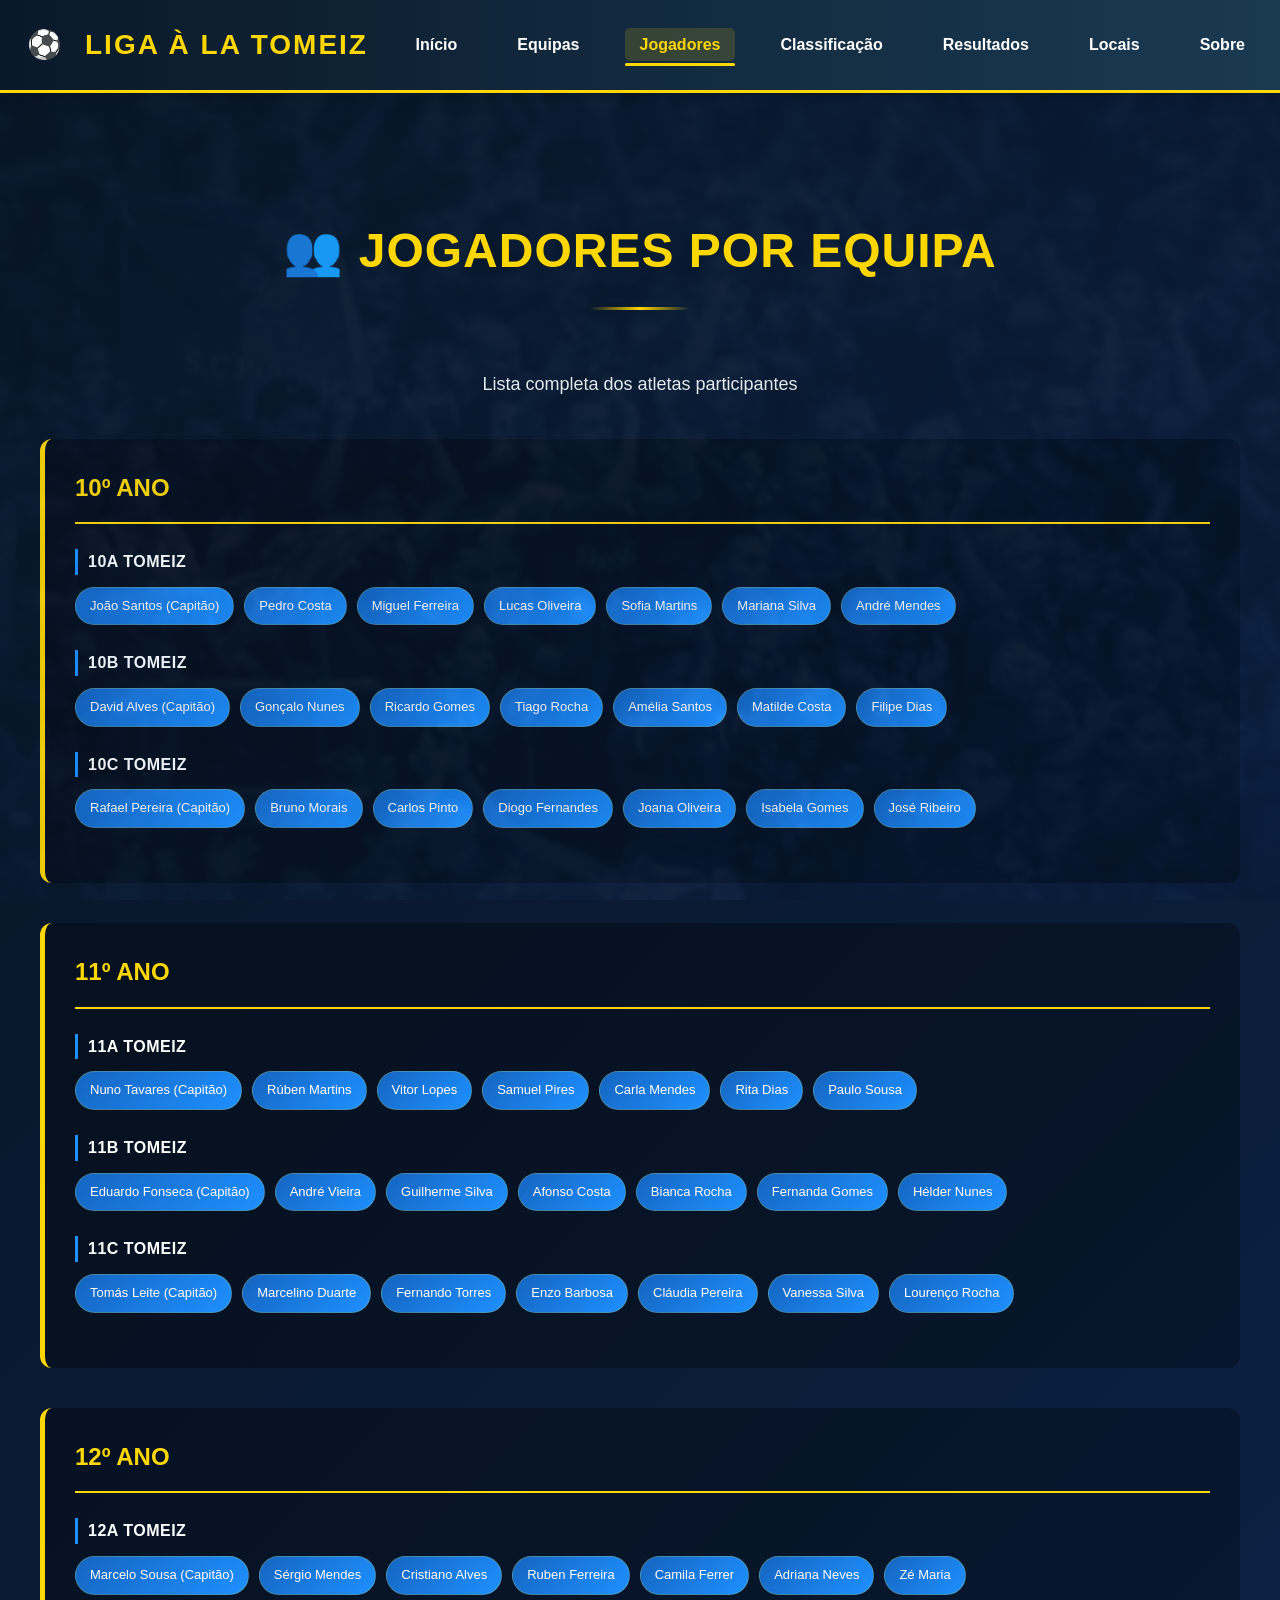
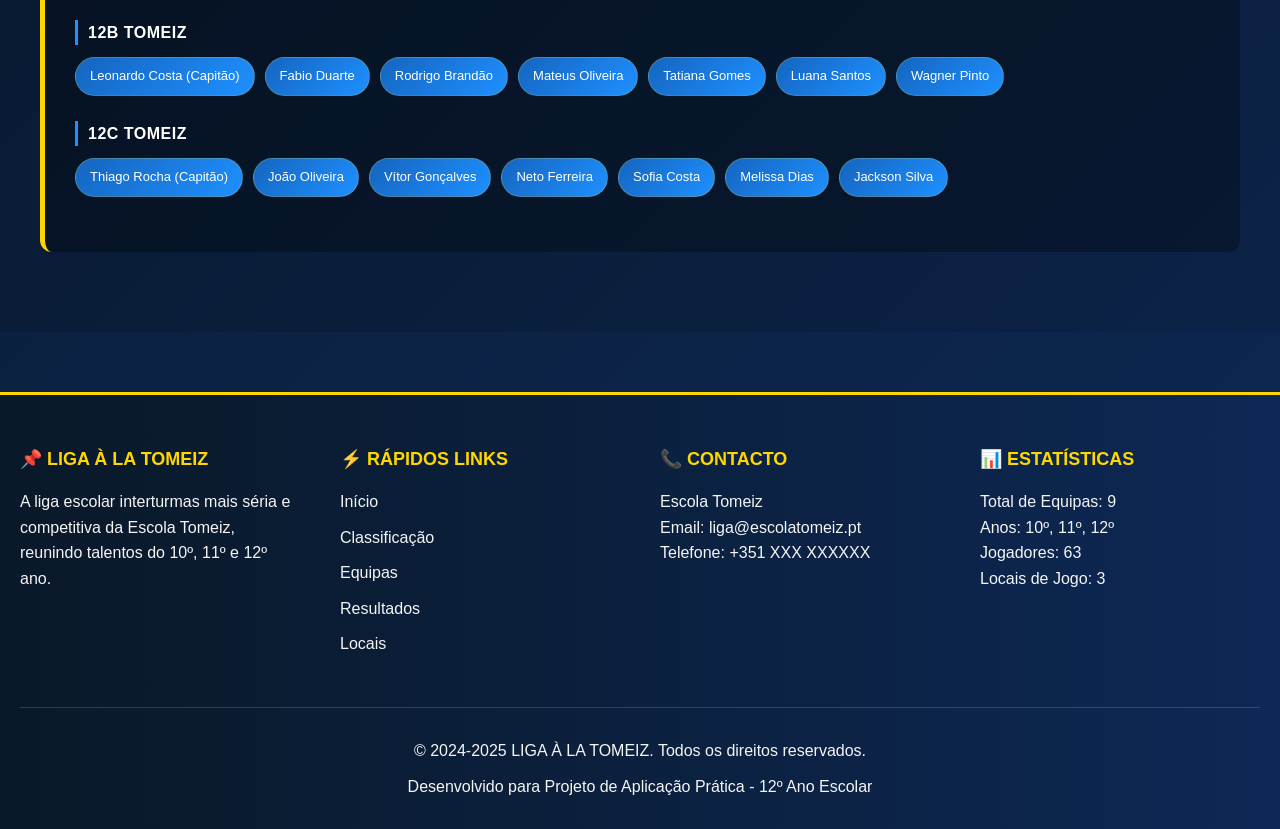
<file: paptomeiz/pages/jogadores.html>
<!DOCTYPE html>
<html lang="pt-PT">
<head>
    <meta charset="UTF-8">
    <meta name="viewport" content="width=device-width, initial-scale=1.0">
    <title>Jogadores - LIGA À LA TOMEIZ</title>
    <link rel="stylesheet" href="../css/style.css">
</head>
<body>
    <!-- ========== HEADER ========== -->
    <header>
        <div class="header-container">
            <a href="../index.html" class="logo">
                <div class="logo-icon">⚽</div>
                <span>LIGA À LA TOMEIZ</span>
            </a>
            <nav>
                <ul>
                    <li><a href="../index.html">Início</a></li>
                    <li><a href="equipas.html">Equipas</a></li>
                    <li><a href="jogadores.html" class="active">Jogadores</a></li>
                    <li><a href="classificacao.html">Classificação</a></li>
                    <li><a href="resultados.html">Resultados</a></li>
                    <li><a href="locais.html">Locais</a></li>
                    <li><a href="sobre.html">Sobre</a></li>
                </ul>
            </nav>
        </div>
    </header>

    <!-- ========== JOGADORES ========== -->
    <section id="jogadores" class="jogadores-section" style="padding-top: 120px;">
        <div class="container">
            <h2 class="section-title">👥 Jogadores por Equipa</h2>
            <p style="text-align: center; margin-bottom: 40px; color: #f5f5f5; font-size: 18px;">
                Lista completa dos atletas participantes
            </p>
            
            <div class="jogadores-container">
                <!-- 10º ANO -->
                <div class="equipa-jogadores-grupo">
                    <div class="ano-titulo-jogadores">10º Ano</div>
                    
                    <div class="equipa-jogadores-item">
                        <h3>10A Tomeiz</h3>
                        <div class="jogadores-lista">
                            <span class="jogador-badge">João Santos (Capitão)</span>
                            <span class="jogador-badge">Pedro Costa</span>
                            <span class="jogador-badge">Miguel Ferreira</span>
                            <span class="jogador-badge">Lucas Oliveira</span>
                            <span class="jogador-badge">Sofia Martins</span>
                            <span class="jogador-badge">Mariana Silva</span>
                            <span class="jogador-badge">André Mendes</span>
                        </div>
                    </div>

                    <div class="equipa-jogadores-item">
                        <h3>10B Tomeiz</h3>
                        <div class="jogadores-lista">
                            <span class="jogador-badge">David Alves (Capitão)</span>
                            <span class="jogador-badge">Gonçalo Nunes</span>
                            <span class="jogador-badge">Ricardo Gomes</span>
                            <span class="jogador-badge">Tiago Rocha</span>
                            <span class="jogador-badge">Amélia Santos</span>
                            <span class="jogador-badge">Matilde Costa</span>
                            <span class="jogador-badge">Filipe Dias</span>
                        </div>
                    </div>

                    <div class="equipa-jogadores-item">
                        <h3>10C Tomeiz</h3>
                        <div class="jogadores-lista">
                            <span class="jogador-badge">Rafael Pereira (Capitão)</span>
                            <span class="jogador-badge">Bruno Morais</span>
                            <span class="jogador-badge">Carlos Pinto</span>
                            <span class="jogador-badge">Diogo Fernandes</span>
                            <span class="jogador-badge">Joana Oliveira</span>
                            <span class="jogador-badge">Isabela Gomes</span>
                            <span class="jogador-badge">José Ribeiro</span>
                        </div>
                    </div>
                </div>

                <!-- 11º ANO -->
                <div class="equipa-jogadores-grupo">
                    <div class="ano-titulo-jogadores">11º Ano</div>
                    
                    <div class="equipa-jogadores-item">
                        <h3>11A Tomeiz</h3>
                        <div class="jogadores-lista">
                            <span class="jogador-badge">Nuno Tavares (Capitão)</span>
                            <span class="jogador-badge">Rúben Martins</span>
                            <span class="jogador-badge">Vitor Lopes</span>
                            <span class="jogador-badge">Samuel Pires</span>
                            <span class="jogador-badge">Carla Mendes</span>
                            <span class="jogador-badge">Rita Dias</span>
                            <span class="jogador-badge">Paulo Sousa</span>
                        </div>
                    </div>

                    <div class="equipa-jogadores-item">
                        <h3>11B Tomeiz</h3>
                        <div class="jogadores-lista">
                            <span class="jogador-badge">Eduardo Fonseca (Capitão)</span>
                            <span class="jogador-badge">André Vieira</span>
                            <span class="jogador-badge">Guilherme Silva</span>
                            <span class="jogador-badge">Afonso Costa</span>
                            <span class="jogador-badge">Bianca Rocha</span>
                            <span class="jogador-badge">Fernanda Gomes</span>
                            <span class="jogador-badge">Hélder Nunes</span>
                        </div>
                    </div>

                    <div class="equipa-jogadores-item">
                        <h3>11C Tomeiz</h3>
                        <div class="jogadores-lista">
                            <span class="jogador-badge">Tomás Leite (Capitão)</span>
                            <span class="jogador-badge">Marcelino Duarte</span>
                            <span class="jogador-badge">Fernando Torres</span>
                            <span class="jogador-badge">Enzo Barbosa</span>
                            <span class="jogador-badge">Cláudia Pereira</span>
                            <span class="jogador-badge">Vanessa Silva</span>
                            <span class="jogador-badge">Lourenço Rocha</span>
                        </div>
                    </div>
                </div>

                <!-- 12º ANO -->
                <div class="equipa-jogadores-grupo">
                    <div class="ano-titulo-jogadores">12º Ano</div>
                    
                    <div class="equipa-jogadores-item">
                        <h3>12A Tomeiz</h3>
                        <div class="jogadores-lista">
                            <span class="jogador-badge">Marcelo Sousa (Capitão)</span>
                            <span class="jogador-badge">Sérgio Mendes</span>
                            <span class="jogador-badge">Cristiano Alves</span>
                            <span class="jogador-badge">Ruben Ferreira</span>
                            <span class="jogador-badge">Camila Ferrer</span>
                            <span class="jogador-badge">Adriana Neves</span>
                            <span class="jogador-badge">Zé Maria</span>
                        </div>
                    </div>

                    <div class="equipa-jogadores-item">
                        <h3>12B Tomeiz</h3>
                        <div class="jogadores-lista">
                            <span class="jogador-badge">Leonardo Costa (Capitão)</span>
                            <span class="jogador-badge">Fabio Duarte</span>
                            <span class="jogador-badge">Rodrigo Brandão</span>
                            <span class="jogador-badge">Mateus Oliveira</span>
                            <span class="jogador-badge">Tatiana Gomes</span>
                            <span class="jogador-badge">Luana Santos</span>
                            <span class="jogador-badge">Wagner Pinto</span>
                        </div>
                    </div>

                    <div class="equipa-jogadores-item">
                        <h3>12C Tomeiz</h3>
                        <div class="jogadores-lista">
                            <span class="jogador-badge">Thiago Rocha (Capitão)</span>
                            <span class="jogador-badge">João Oliveira</span>
                            <span class="jogador-badge">Vítor Gonçalves</span>
                            <span class="jogador-badge">Neto Ferreira</span>
                            <span class="jogador-badge">Sofia Costa</span>
                            <span class="jogador-badge">Melissa Dias</span>
                            <span class="jogador-badge">Jackson Silva</span>
                        </div>
                    </div>
                </div>
            </div>
        </div>
    </section>

    <!-- ========== FOOTER ========== -->
    <footer>
        <div class="footer-content">
            <div class="footer-section">
                <h3>📌 LIGA À LA TOMEIZ</h3>
                <p>A liga escolar interturmas mais séria e competitiva da Escola Tomeiz, reunindo talentos do 10º, 11º e 12º ano.</p>
            </div>
            <div class="footer-section">
                <h3>⚡ Rápidos Links</h3>
                <ul>
                    <li><a href="../index.html">Início</a></li>
                    <li><a href="classificacao.html">Classificação</a></li>
                    <li><a href="equipas.html">Equipas</a></li>
                    <li><a href="resultados.html">Resultados</a></li>
                    <li><a href="locais.html">Locais</a></li>
                </ul>
            </div>
            <div class="footer-section">
                <h3>📞 Contacto</h3>
                <p>Escola Tomeiz<br>
                Email: liga@escolatomeiz.pt<br>
                Telefone: +351 XXX XXXXXX</p>
            </div>
            <div class="footer-section">
                <h3>📊 Estatísticas</h3>
                <p>Total de Equipas: 9<br>
                Anos: 10º, 11º, 12º<br>
                Jogadores: 63<br>
                Locais de Jogo: 3</p>
            </div>
        </div>
        <div class="footer-bottom">
            <p>&copy; 2024-2025 LIGA À LA TOMEIZ. Todos os direitos reservados.</p>
            <p>Desenvolvido para Projeto de Aplicação Prática - 12º Ano Escolar</p>
        </div>
    </footer>
</body>
</html>
</file>
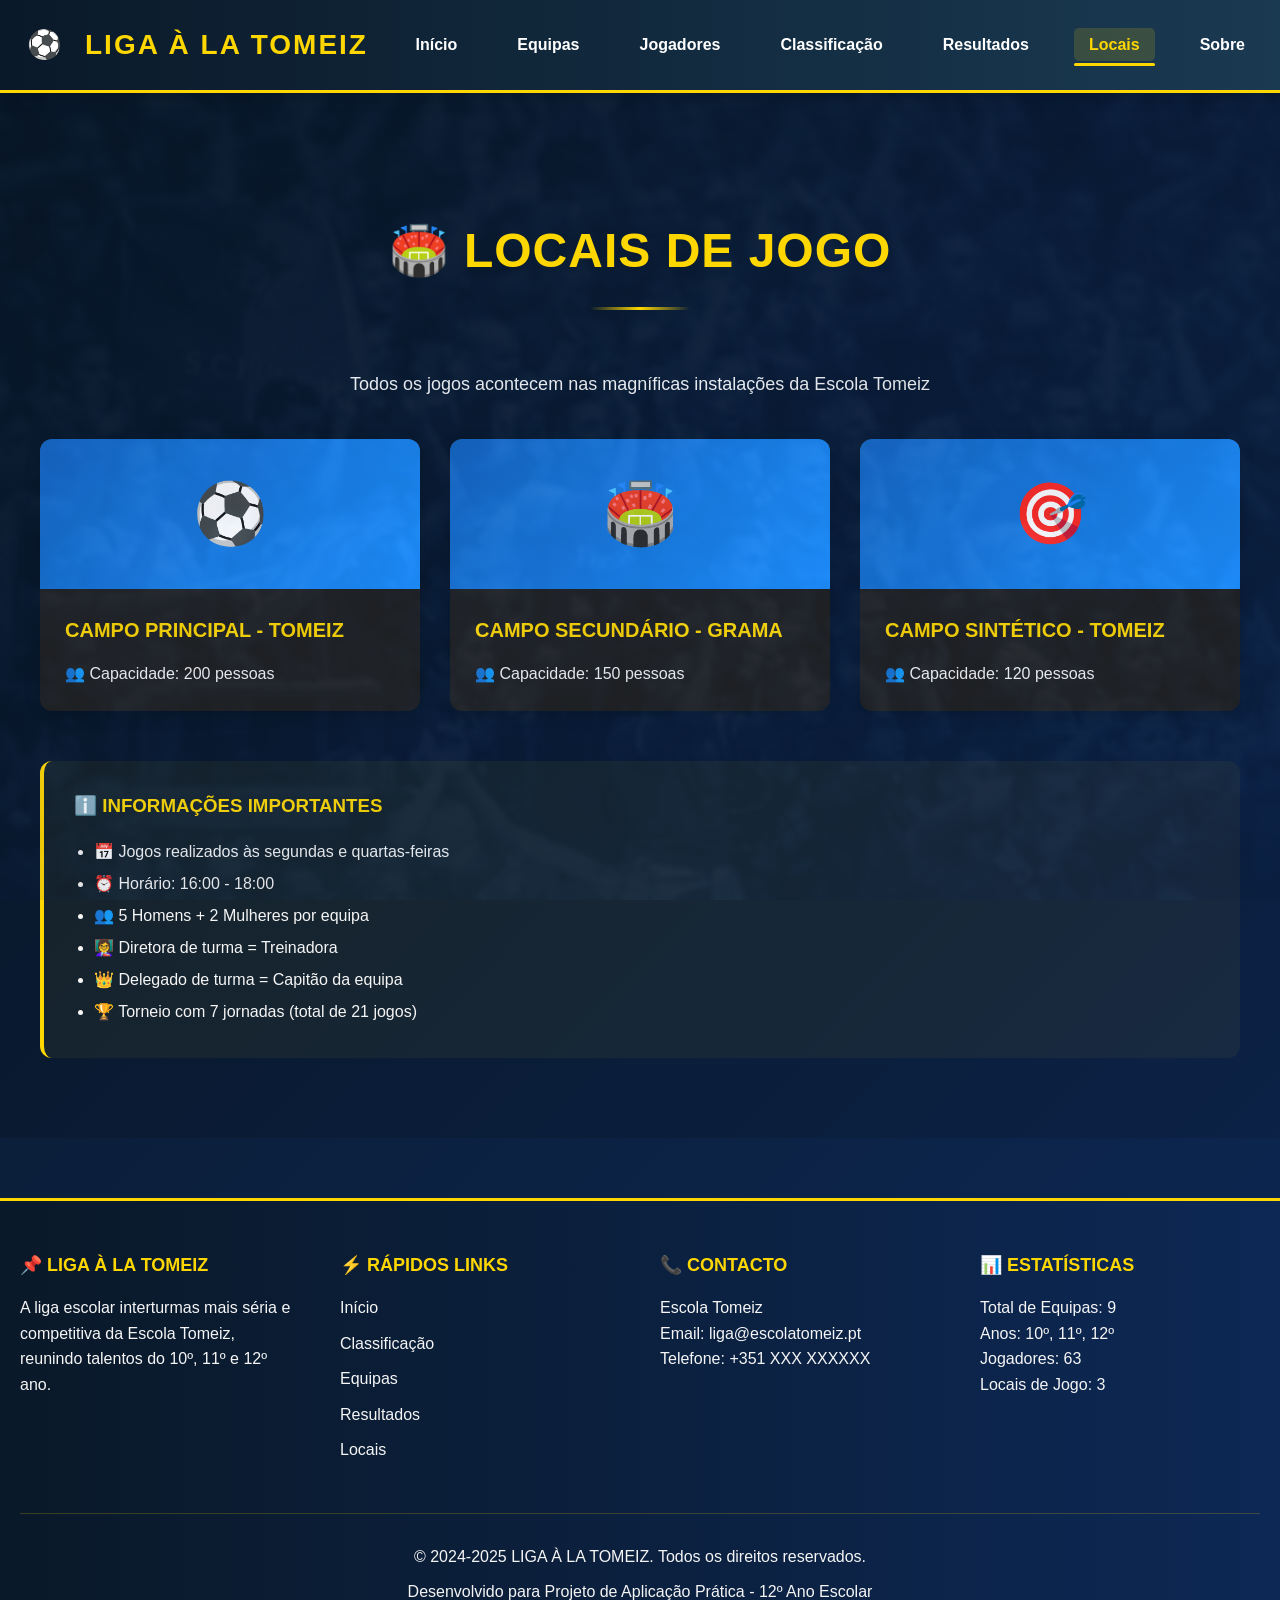
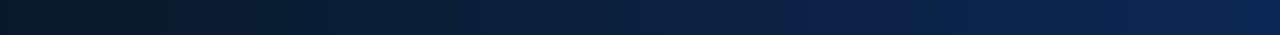
<file: paptomeiz/pages/locais.html>
<!DOCTYPE html>
<html lang="pt-PT">
<head>
    <meta charset="UTF-8">
    <meta name="viewport" content="width=device-width, initial-scale=1.0">
    <title>Locais - LIGA À LA TOMEIZ</title>
    <link rel="stylesheet" href="../css/style.css">
    <style>
        .locais-grid { display: grid; grid-template-columns: repeat(auto-fit, minmax(300px, 1fr)); gap: 30px; }
    </style>
</head>
<body>
    <!-- ========== HEADER ========== -->
    <header>
        <div class="header-container">
            <a href="../index.html" class="logo">
                <div class="logo-icon">⚽</div>
                <span>LIGA À LA TOMEIZ</span>
            </a>
            <nav>
                <ul>
                    <li><a href="../index.html">Início</a></li>
                    <li><a href="equipas.html">Equipas</a></li>
                    <li><a href="jogadores.html">Jogadores</a></li>
                    <li><a href="classificacao.html">Classificação</a></li>
                    <li><a href="resultados.html">Resultados</a></li>
                    <li><a href="locais.html" class="active">Locais</a></li>
                    <li><a href="sobre.html">Sobre</a></li>
                </ul>
            </nav>
        </div>
    </header>

    <!-- ========== LOCAIS DE JOGO ========== -->
    <section id="locais" class="locais-section" style="padding-top: 120px;">
        <div class="container">
            <h2 class="section-title">🏟️ Locais de Jogo</h2>
            <p style="text-align: center; margin-bottom: 40px; color: #f5f5f5; font-size: 18px;">
                Todos os jogos acontecem nas magníficas instalações da Escola Tomeiz
            </p>
            <div class="locais-grid">
                <div class="local-card">
                    <div class="local-icon">⚽</div>
                    <div class="local-info">
                        <div class="local-nome">Campo Principal - Tomeiz</div>
                        <div class="local-capacidade">👥 Capacidade: 200 pessoas</div>
                    </div>
                </div>

                <div class="local-card">
                    <div class="local-icon">🏟️</div>
                    <div class="local-info">
                        <div class="local-nome">Campo Secundário - Grama</div>
                        <div class="local-capacidade">👥 Capacidade: 150 pessoas</div>
                    </div>
                </div>

                <div class="local-card">
                    <div class="local-icon">🎯</div>
                    <div class="local-info">
                        <div class="local-nome">Campo Sintético - Tomeiz</div>
                        <div class="local-capacidade">👥 Capacidade: 120 pessoas</div>
                    </div>
                </div>
            </div>
            
            <div style="margin-top: 50px; padding: 30px; background: rgba(255, 215, 0, 0.05); border-radius: 12px; border-left: 4px solid #FFD700;">
                <h3 style="color: #FFD700; margin-bottom: 15px; text-transform: uppercase;">ℹ️ Informações Importantes</h3>
                <ul style="color: #f5f5f5; line-height: 2; margin-left: 20px;">
                    <li>📅 Jogos realizados às segundas e quartas-feiras</li>
                    <li>⏰ Horário: 16:00 - 18:00</li>
                    <li>👥 5 Homens + 2 Mulheres por equipa</li>
                    <li>👩‍🏫 Diretora de turma = Treinadora</li>
                    <li>👑 Delegado de turma = Capitão da equipa</li>
                    <li>🏆 Torneio com 7 jornadas (total de 21 jogos)</li>
                </ul>
            </div>
        </div>
    </section>

    <!-- ========== FOOTER ========== -->
    <footer>
        <div class="footer-content">
            <div class="footer-section">
                <h3>📌 LIGA À LA TOMEIZ</h3>
                <p>A liga escolar interturmas mais séria e competitiva da Escola Tomeiz, reunindo talentos do 10º, 11º e 12º ano.</p>
            </div>
            <div class="footer-section">
                <h3>⚡ Rápidos Links</h3>
                <ul>
                    <li><a href="../index.html">Início</a></li>
                    <li><a href="classificacao.html">Classificação</a></li>
                    <li><a href="equipas.html">Equipas</a></li>
                    <li><a href="resultados.html">Resultados</a></li>
                    <li><a href="locais.html">Locais</a></li>
                </ul>
            </div>
            <div class="footer-section">
                <h3>📞 Contacto</h3>
                <p>Escola Tomeiz<br>
                Email: liga@escolatomeiz.pt<br>
                Telefone: +351 XXX XXXXXX</p>
            </div>
            <div class="footer-section">
                <h3>📊 Estatísticas</h3>
                <p>Total de Equipas: 9<br>
                Anos: 10º, 11º, 12º<br>
                Jogadores: 63<br>
                Locais de Jogo: 3</p>
            </div>
        </div>
        <div class="footer-bottom">
            <p>&copy; 2024-2025 LIGA À LA TOMEIZ. Todos os direitos reservados.</p>
            <p>Desenvolvido para Projeto de Aplicação Prática - 12º Ano Escolar</p>
        </div>
    </footer>
</body>
</html>
</file>
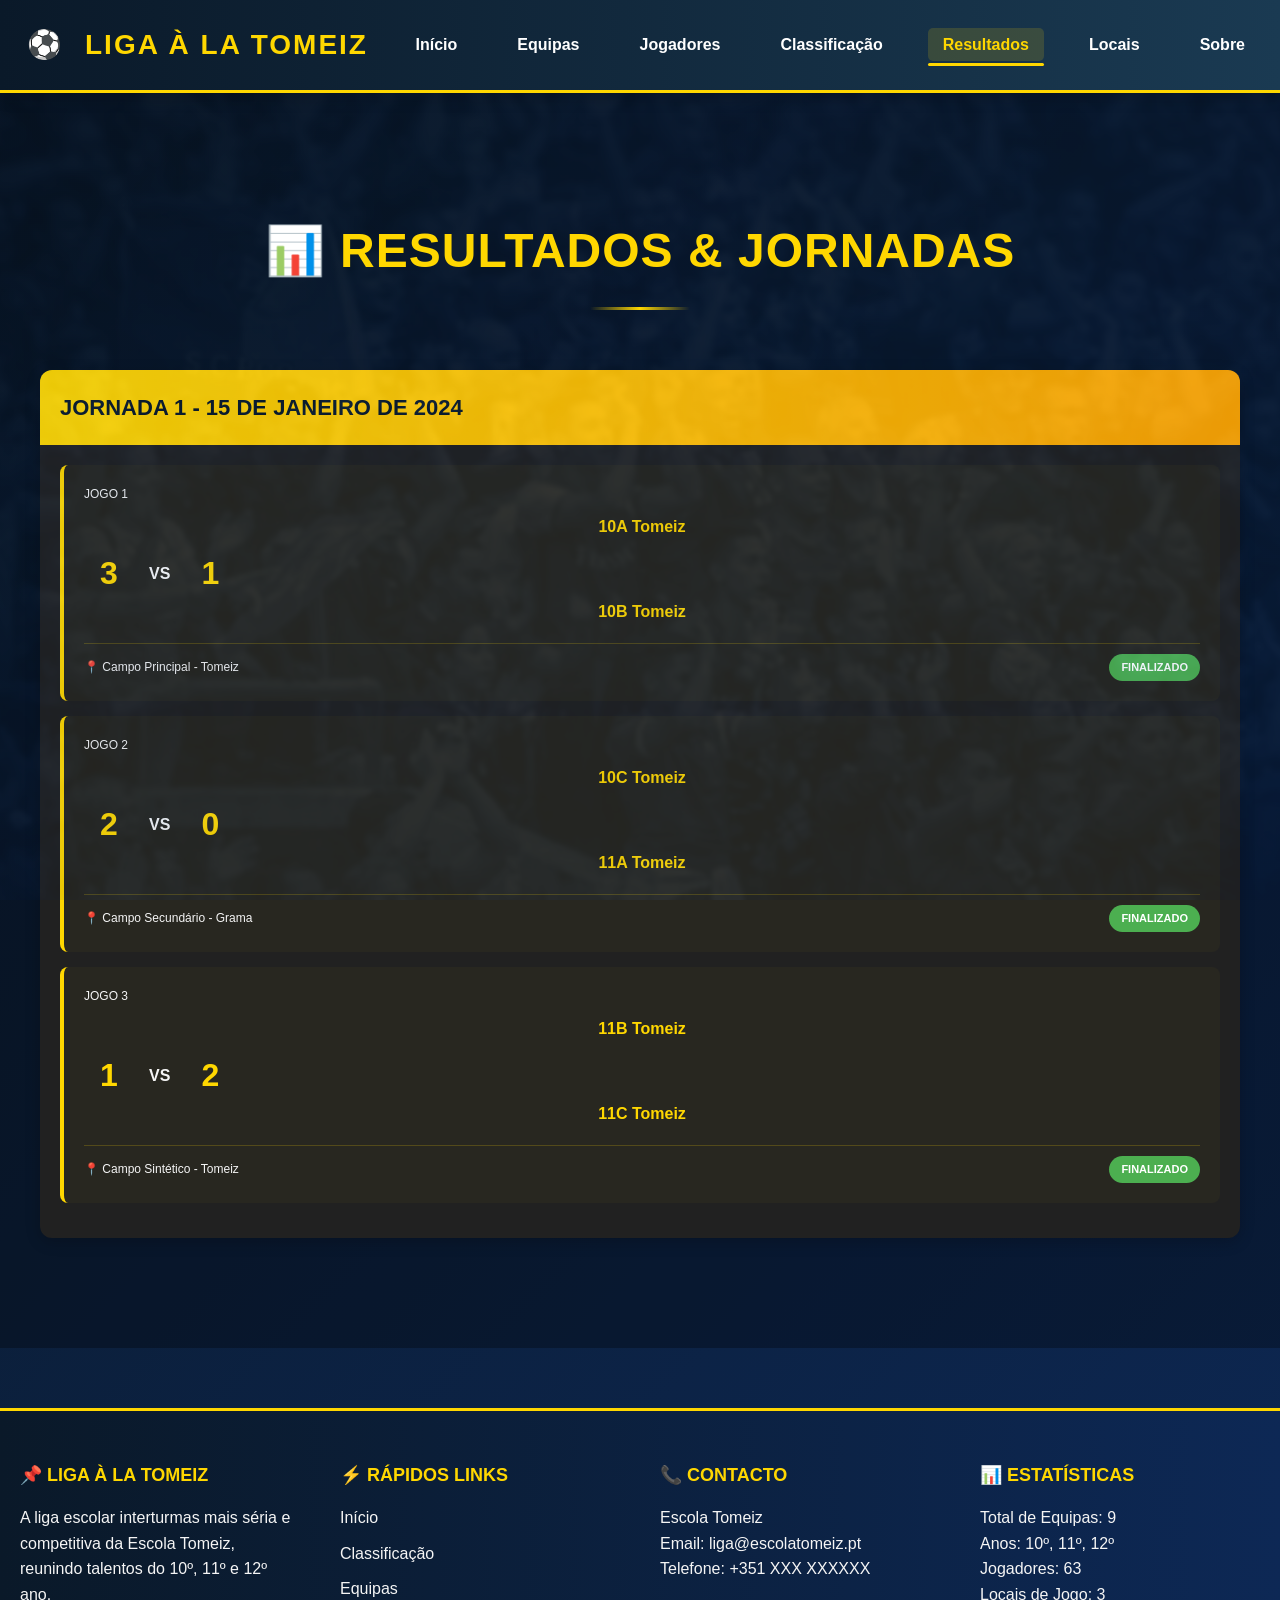
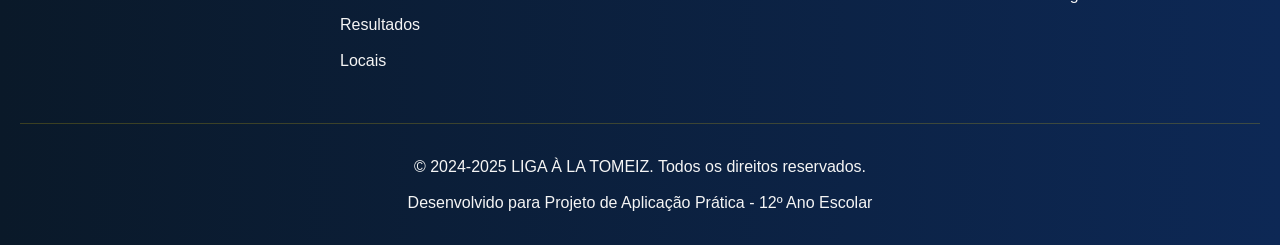
<file: paptomeiz/pages/resultados.html>
<!DOCTYPE html>
<html lang="pt-PT">
<head>
    <meta charset="UTF-8">
    <meta name="viewport" content="width=device-width, initial-scale=1.0">
    <title>Resultados - LIGA À LA TOMEIZ</title>
    <link rel="stylesheet" href="../css/style.css">
</head>
<body>
    <!-- ========== HEADER ========== -->
    <header>
        <div class="header-container">
            <a href="../index.html" class="logo">
                <div class="logo-icon">⚽</div>
                <span>LIGA À LA TOMEIZ</span>
            </a>
            <nav>
                <ul>
                    <li><a href="../index.html">Início</a></li>
                    <li><a href="equipas.html">Equipas</a></li>
                    <li><a href="jogadores.html">Jogadores</a></li>
                    <li><a href="classificacao.html">Classificação</a></li>
                    <li><a href="resultados.html" class="active">Resultados</a></li>
                    <li><a href="locais.html">Locais</a></li>
                    <li><a href="sobre.html">Sobre</a></li>
                </ul>
            </nav>
        </div>
    </header>

    <!-- ========== RESULTADOS ========== -->
    <section id="resultados" class="resultados-section" style="padding-top: 120px;">
        <div class="container">
            <h2 class="section-title">📊 Resultados & Jornadas</h2>
            
            <div class="jornada-container">
                <div class="jornada-header">Jornada 1 - 15 de Janeiro de 2024</div>
                <div class="jogos-list">
                    <div class="jogo-item">
                        <div class="jogo-header">Jogo 1</div>
                        <div class="jogo-placar">
                            <div class="equipa-jogo">
                                <div class="equipa-jogo-nome">10A Tomeiz</div>
                                <div class="placar">
                                    <div class="golo">3</div>
                                    <div class="vs">VS</div>
                                    <div class="golo">1</div>
                                </div>
                                <div class="equipa-jogo-nome">10B Tomeiz</div>
                            </div>
                        </div>
                        <div class="jogo-status">
                            <div class="local-jogo">📍 Campo Principal - Tomeiz</div>
                            <span class="status-badge status-finalizado">Finalizado</span>
                        </div>
                    </div>

                    <div class="jogo-item">
                        <div class="jogo-header">Jogo 2</div>
                        <div class="jogo-placar">
                            <div class="equipa-jogo">
                                <div class="equipa-jogo-nome">10C Tomeiz</div>
                                <div class="placar">
                                    <div class="golo">2</div>
                                    <div class="vs">VS</div>
                                    <div class="golo">0</div>
                                </div>
                                <div class="equipa-jogo-nome">11A Tomeiz</div>
                            </div>
                        </div>
                        <div class="jogo-status">
                            <div class="local-jogo">📍 Campo Secundário - Grama</div>
                            <span class="status-badge status-finalizado">Finalizado</span>
                        </div>
                    </div>

                    <div class="jogo-item">
                        <div class="jogo-header">Jogo 3</div>
                        <div class="jogo-placar">
                            <div class="equipa-jogo">
                                <div class="equipa-jogo-nome">11B Tomeiz</div>
                                <div class="placar">
                                    <div class="golo">1</div>
                                    <div class="vs">VS</div>
                                    <div class="golo">2</div>
                                </div>
                                <div class="equipa-jogo-nome">11C Tomeiz</div>
                            </div>
                        </div>
                        <div class="jogo-status">
                            <div class="local-jogo">📍 Campo Sintético - Tomeiz</div>
                            <span class="status-badge status-finalizado">Finalizado</span>
                        </div>
                    </div>
                </div>
            </div>
        </div>
    </section>

    <!-- ========== FOOTER ========== -->
    <footer>
        <div class="footer-content">
            <div class="footer-section">
                <h3>📌 LIGA À LA TOMEIZ</h3>
                <p>A liga escolar interturmas mais séria e competitiva da Escola Tomeiz, reunindo talentos do 10º, 11º e 12º ano.</p>
            </div>
            <div class="footer-section">
                <h3>⚡ Rápidos Links</h3>
                <ul>
                    <li><a href="../index.html">Início</a></li>
                    <li><a href="classificacao.html">Classificação</a></li>
                    <li><a href="equipas.html">Equipas</a></li>
                    <li><a href="resultados.html">Resultados</a></li>
                    <li><a href="locais.html">Locais</a></li>
                </ul>
            </div>
            <div class="footer-section">
                <h3>📞 Contacto</h3>
                <p>Escola Tomeiz<br>
                Email: liga@escolatomeiz.pt<br>
                Telefone: +351 XXX XXXXXX</p>
            </div>
            <div class="footer-section">
                <h3>📊 Estatísticas</h3>
                <p>Total de Equipas: 9<br>
                Anos: 10º, 11º, 12º<br>
                Jogadores: 63<br>
                Locais de Jogo: 3</p>
            </div>
        </div>
        <div class="footer-bottom">
            <p>&copy; 2024-2025 LIGA À LA TOMEIZ. Todos os direitos reservados.</p>
            <p>Desenvolvido para Projeto de Aplicação Prática - 12º Ano Escolar</p>
        </div>
    </footer>
</body>
</html>
</file>
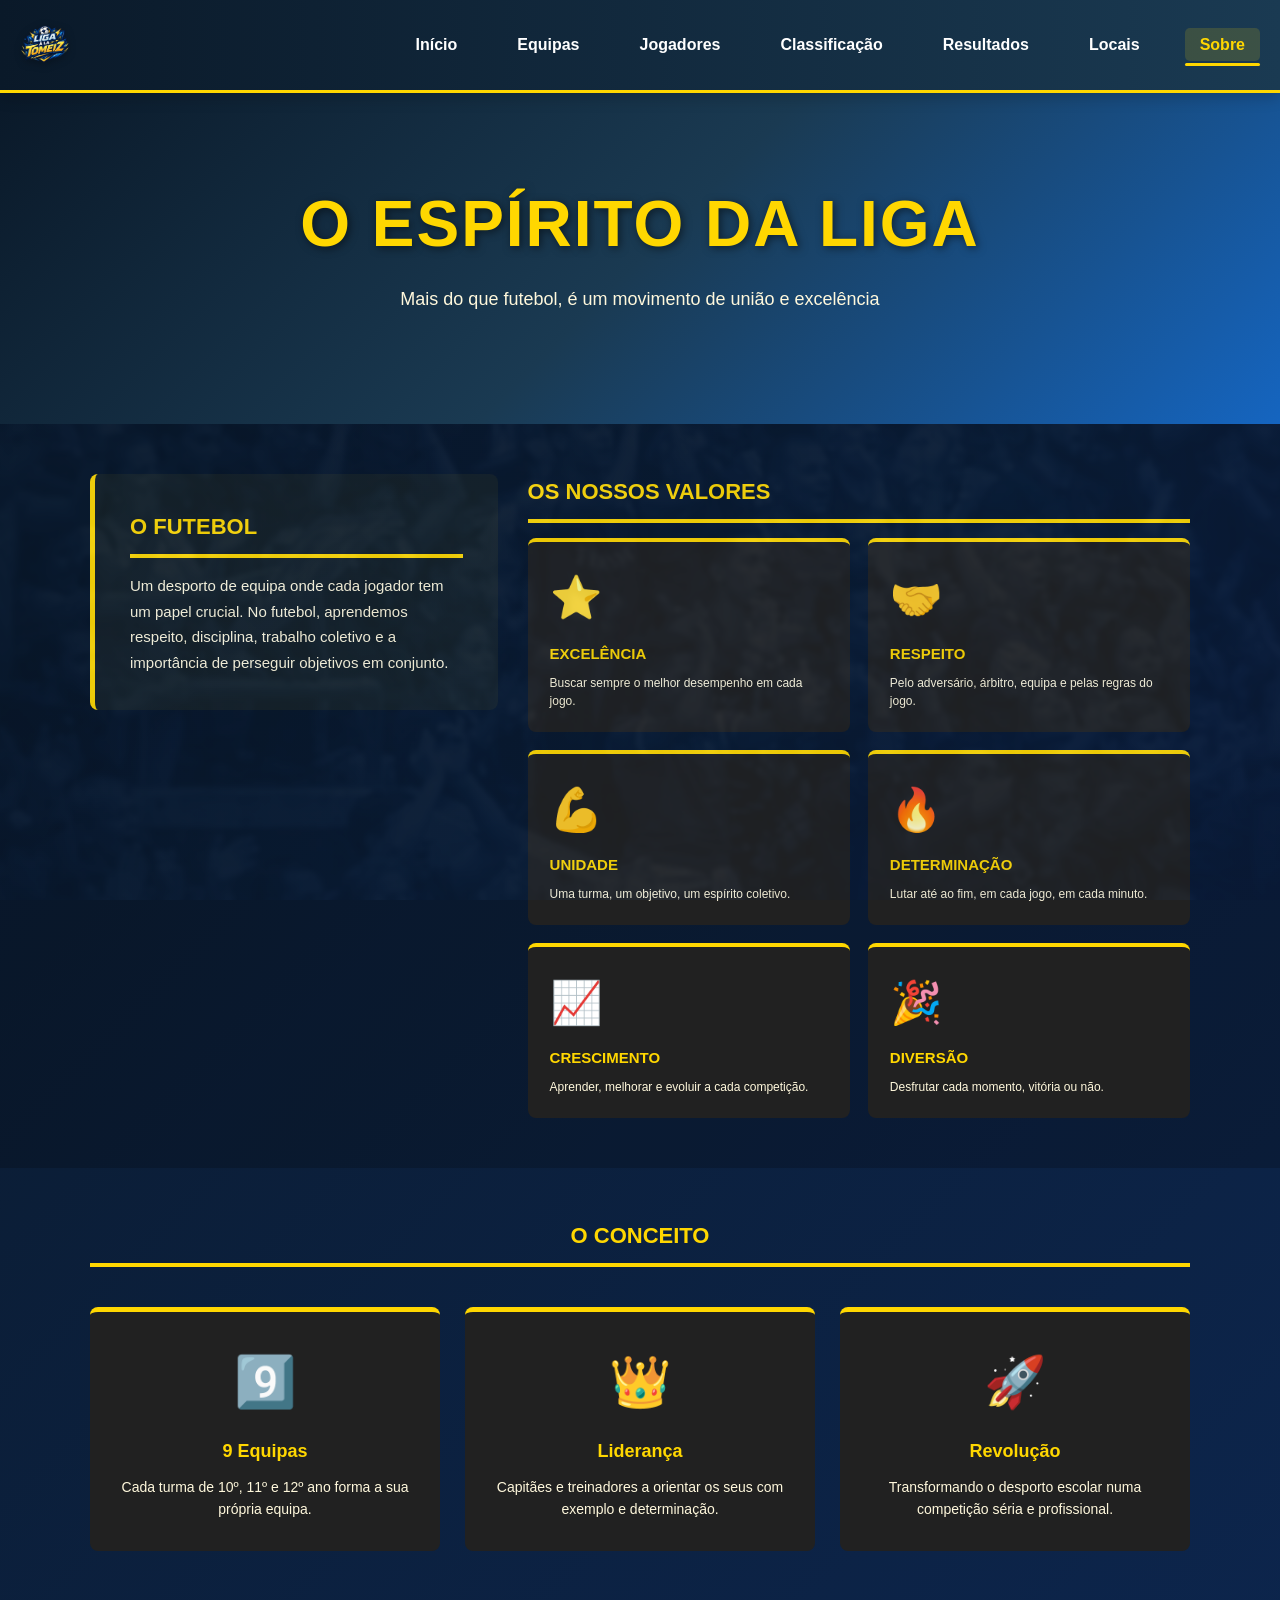
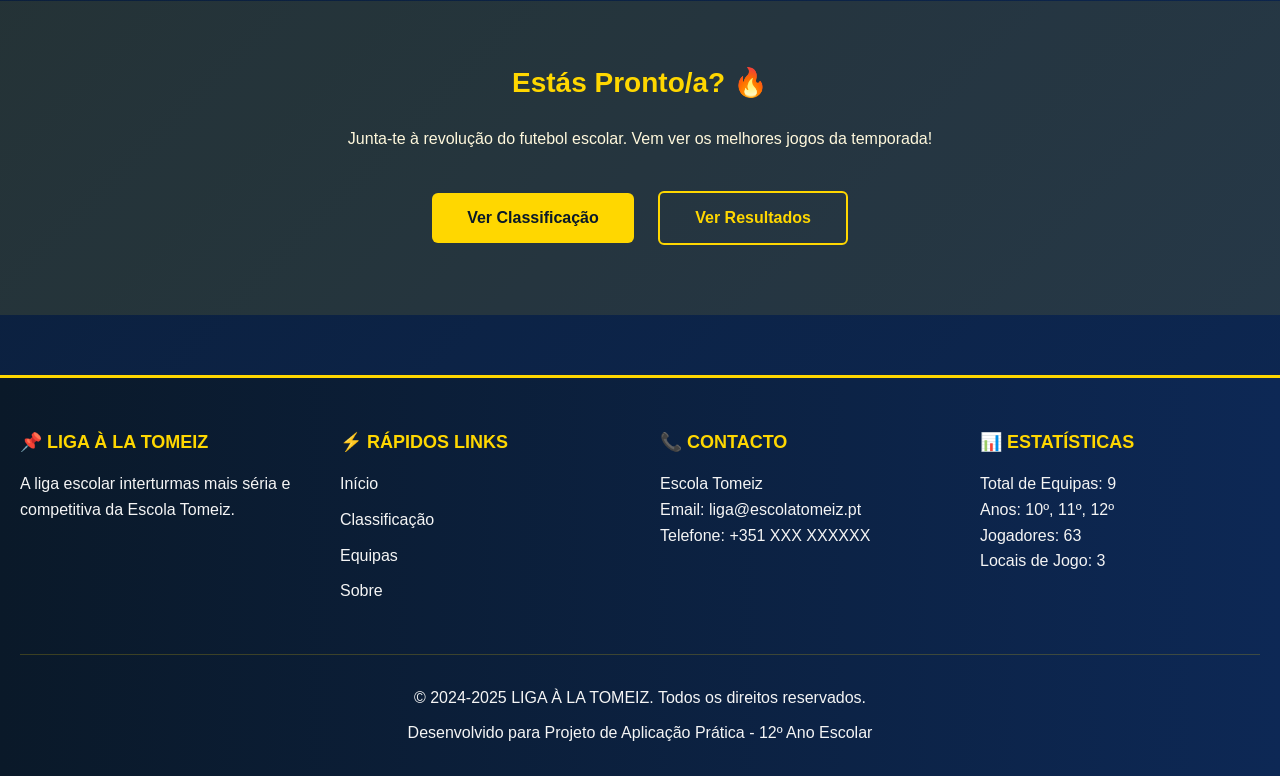
<file: paptomeiz/pages/sobre.html>
<!DOCTYPE html>
<html lang="pt-PT">
<head>
    <meta charset="UTF-8">
    <meta name="viewport" content="width=device-width, initial-scale=1.0">
    <title>Sobre - LIGA À LA TOMEIZ</title>
    <link rel="stylesheet" href="../css/style.css">
</head>
<body>
    <!-- ========== HEADER ========== -->
    <header>
        <div class="header-container">
            <a href="../index.html" class="logo">
                <div class="logo-icon">
                    <img src="../img/logo_ligaa.png" alt="LIGA À LA TOMEIZ">
                </div>
            </a>
            <nav>
                <ul>
                    <li><a href="../index.html">Início</a></li>
                    <li><a href="equipas.html">Equipas</a></li>
                    <li><a href="jogadores.html">Jogadores</a></li>
                    <li><a href="classificacao.html">Classificação</a></li>
                    <li><a href="resultados.html">Resultados</a></li>
                    <li><a href="locais.html">Locais</a></li>
                    <li><a href="sobre.html" class="active">Sobre</a></li>
                </ul>
            </nav>
        </div>
    </header>

    <!-- ========== HERO ========== -->
    <section class="hero" style="padding: 80px 20px;">
        <div class="container">
            <h1 style="text-align: center; margin-bottom: 10px;">O Espírito da Liga</h1>
            <p style="text-align: center; font-size: 18px; color: var(--amarelo-claro);">Mais do que futebol, é um movimento de união e excelência</p>
        </div>
    </section>

    <!-- ========== O FUTEBOL + VALORES ========== -->
    <section style="padding: 50px 20px; background: rgba(0,0,0,0.2);">
        <div style="max-width: 1100px; margin: 0 auto; display: grid; grid-template-columns: 0.8fr 1.3fr; gap: 30px; align-items: start;">
            
            <!-- LEFT: O FUTEBOL -->
            <div style="border-left: 5px solid var(--amarelo); padding: 35px; background: rgba(255,215,0,0.05); border-radius: 8px;">
                <h2 style="font-size: 22px; color: var(--amarelo); margin-bottom: 15px; text-transform: uppercase; border-bottom: 4px solid var(--amarelo); padding-bottom: 10px;">O Futebol</h2>
                <p style="color: var(--amarelo-claro); line-height: 1.7; font-size: 15px;">
                    Um desporto de equipa onde cada jogador tem um papel crucial. No futebol, aprendemos respeito, disciplina, trabalho coletivo e a importância de perseguir objetivos em conjunto.
                </p>
            </div>

            <!-- RIGHT: VALORES -->
            <div>
                <h2 style="font-size: 22px; color: var(--amarelo); margin-bottom: 15px; text-transform: uppercase; border-bottom: 4px solid var(--amarelo); padding-bottom: 10px;">Os Nossos Valores</h2>
                <div style="display: grid; grid-template-columns: repeat(2, 1fr); gap: 18px;">
                    
                    <div style="background: var(--cinza-escuro); padding: 22px; border-radius: 8px; border-top: 4px solid var(--amarelo);">
                        <div style="font-size: 42px; margin-bottom: 10px;">⭐</div>
                        <h3 style="color: var(--amarelo); font-size: 15px; font-weight: 600; text-transform: uppercase; margin-bottom: 8px;">Excelência</h3>
                        <p style="color: var(--amarelo-claro); font-size: 12px; line-height: 1.5;">Buscar sempre o melhor desempenho em cada jogo.</p>
                    </div>

                    <div style="background: var(--cinza-escuro); padding: 22px; border-radius: 8px; border-top: 4px solid var(--amarelo);">
                        <div style="font-size: 42px; margin-bottom: 10px;">🤝</div>
                        <h3 style="color: var(--amarelo); font-size: 15px; font-weight: 600; text-transform: uppercase; margin-bottom: 8px;">Respeito</h3>
                        <p style="color: var(--amarelo-claro); font-size: 12px; line-height: 1.5;">Pelo adversário, árbitro, equipa e pelas regras do jogo.</p>
                    </div>

                    <div style="background: var(--cinza-escuro); padding: 22px; border-radius: 8px; border-top: 4px solid var(--amarelo);">
                        <div style="font-size: 42px; margin-bottom: 10px;">💪</div>
                        <h3 style="color: var(--amarelo); font-size: 15px; font-weight: 600; text-transform: uppercase; margin-bottom: 8px;">Unidade</h3>
                        <p style="color: var(--amarelo-claro); font-size: 12px; line-height: 1.5;">Uma turma, um objetivo, um espírito coletivo.</p>
                    </div>

                    <div style="background: var(--cinza-escuro); padding: 22px; border-radius: 8px; border-top: 4px solid var(--amarelo);">
                        <div style="font-size: 42px; margin-bottom: 10px;">🔥</div>
                        <h3 style="color: var(--amarelo); font-size: 15px; font-weight: 600; text-transform: uppercase; margin-bottom: 8px;">Determinação</h3>
                        <p style="color: var(--amarelo-claro); font-size: 12px; line-height: 1.5;">Lutar até ao fim, em cada jogo, em cada minuto.</p>
                    </div>

                    <div style="background: var(--cinza-escuro); padding: 22px; border-radius: 8px; border-top: 4px solid var(--amarelo);">
                        <div style="font-size: 42px; margin-bottom: 10px;">📈</div>
                        <h3 style="color: var(--amarelo); font-size: 15px; font-weight: 600; text-transform: uppercase; margin-bottom: 8px;">Crescimento</h3>
                        <p style="color: var(--amarelo-claro); font-size: 12px; line-height: 1.5;">Aprender, melhorar e evoluir a cada competição.</p>
                    </div>

                    <div style="background: var(--cinza-escuro); padding: 22px; border-radius: 8px; border-top: 4px solid var(--amarelo);">
                        <div style="font-size: 42px; margin-bottom: 10px;">🎉</div>
                        <h3 style="color: var(--amarelo); font-size: 15px; font-weight: 600; text-transform: uppercase; margin-bottom: 8px;">Diversão</h3>
                        <p style="color: var(--amarelo-claro); font-size: 12px; line-height: 1.5;">Desfrutar cada momento, vitória ou não.</p>
                    </div>

                </div>
            </div>
        </div>
    </section>

    <!-- ========== O CONCEITO ========== -->
    <section style="padding: 50px 20px;">
        <div style="max-width: 1100px; margin: 0 auto;">
            <h2 style="text-align: center; font-size: 22px; color: var(--amarelo); margin-bottom: 40px; text-transform: uppercase; border-bottom: 4px solid var(--amarelo); padding-bottom: 10px; display: inline-block; width: 100%;">O Conceito</h2>
            <div style="display: grid; grid-template-columns: repeat(3, 1fr); gap: 25px;">
                
                <div style="background: var(--cinza-escuro); padding: 30px; border-radius: 8px; border-top: 5px solid var(--amarelo); text-align: center;">
                    <div style="font-size: 50px; margin-bottom: 15px;">9️⃣</div>
                    <h3 style="color: var(--amarelo); font-size: 18px; font-weight: 600; margin-bottom: 10px;">9 Equipas</h3>
                    <p style="color: var(--amarelo-claro); font-size: 14px; line-height: 1.6;">Cada turma de 10º, 11º e 12º ano forma a sua própria equipa.</p>
                </div>

                <div style="background: var(--cinza-escuro); padding: 30px; border-radius: 8px; border-top: 5px solid var(--amarelo); text-align: center;">
                    <div style="font-size: 50px; margin-bottom: 15px;">👑</div>
                    <h3 style="color: var(--amarelo); font-size: 18px; font-weight: 600; margin-bottom: 10px;">Liderança</h3>
                    <p style="color: var(--amarelo-claro); font-size: 14px; line-height: 1.6;">Capitães e treinadores a orientar os seus com exemplo e determinação.</p>
                </div>

                <div style="background: var(--cinza-escuro); padding: 30px; border-radius: 8px; border-top: 5px solid var(--amarelo); text-align: center;">
                    <div style="font-size: 50px; margin-bottom: 15px;">🚀</div>
                    <h3 style="color: var(--amarelo); font-size: 18px; font-weight: 600; margin-bottom: 10px;">Revolução</h3>
                    <p style="color: var(--amarelo-claro); font-size: 14px; line-height: 1.6;">Transformando o desporto escolar numa competição séria e profissional.</p>
                </div>

            </div>
        </div>
    </section>

    <!-- ========== CTA ========== -->
    <section style="padding: 60px 20px; text-align: center; background: rgba(255,215,0,0.1);">
        <div style="max-width: 1100px; margin: 0 auto;">
            <h2 style="font-size: 28px; color: var(--amarelo); margin-bottom: 20px;">Estás Pronto/a? 🔥</h2>
            <p style="font-size: 16px; color: var(--amarelo-claro); margin-bottom: 30px;">Junta-te à revolução do futebol escolar. Vem ver os melhores jogos da temporada!</p>
            <a href="../index.html#classificacao" style="display: inline-block; background: var(--amarelo); color: var(--azul-escuro); padding: 12px 35px; border-radius: 6px; font-weight: 600; text-decoration: none; margin: 10px; transition: all 0.3s ease;">
                Ver Classificação
            </a>
            <a href="resultados.html" style="display: inline-block; background: transparent; color: var(--amarelo); padding: 12px 35px; border: 2px solid var(--amarelo); border-radius: 6px; font-weight: 600; text-decoration: none; margin: 10px; transition: all 0.3s ease;">
                Ver Resultados
            </a>
        </div>
    </section>

    <!-- ========== FOOTER ========== -->
    <footer>
        <div class="footer-content">
            <div class="footer-section">
                <h3>📌 LIGA À LA TOMEIZ</h3>
                <p>A liga escolar interturmas mais séria e competitiva da Escola Tomeiz.</p>
            </div>
            <div class="footer-section">
                <h3>⚡ Rápidos Links</h3>
                <ul>
                    <li><a href="../index.html">Início</a></li>
                    <li><a href="classificacao.html">Classificação</a></li>
                    <li><a href="equipas.html">Equipas</a></li>
                    <li><a href="sobre.html">Sobre</a></li>
                </ul>
            </div>
            <div class="footer-section">
                <h3>📞 Contacto</h3>
                <p>Escola Tomeiz<br>
                Email: liga@escolatomeiz.pt<br>
                Telefone: +351 XXX XXXXXX</p>
            </div>
            <div class="footer-section">
                <h3>📊 Estatísticas</h3>
                <p>Total de Equipas: 9<br>
                Anos: 10º, 11º, 12º<br>
                Jogadores: 63<br>
                Locais de Jogo: 3</p>
            </div>
        </div>
        <div class="footer-bottom">
            <p>&copy; 2024-2025 LIGA À LA TOMEIZ. Todos os direitos reservados.</p>
            <p>Desenvolvido para Projeto de Aplicação Prática - 12º Ano Escolar</p>
        </div>
    </footer>
</body>
</html>
</file>
<file: paptomeiz/css/style.css>
* {
  margin: 0;
  padding: 0;
  box-sizing: border-box;
}

:root {
  --azul-escuro: #0a1929;
  --azul-medio: #1565c0;
  --amarelo: #FFD700;
  --amarelo-claro: #FFF8DC;
  --branco: #ffffff;
  --cinza-escuro: #212121;
  --cinza-claro: #f5f5f5;
  --vermelho: #FF6B6B;
  --azul-vibrante: #1E90FF;
  --verde: #4CAF50;
  --sombra: 0 4px 15px rgba(0,0,0,0.2);
  --sombra-hover: 0 8px 25px rgba(255, 215, 0, 0.3);
}

body {
  font-family: 'Segoe UI', Tahoma, Geneva, Verdana, sans-serif;
  background:
    linear-gradient(135deg, var(--azul-escuro) 0%, #0d2855 100%),
    url('../img/fundo.png') center center / cover no-repeat;
  color: var(--branco);
  line-height: 1.6;
  min-height: 100vh;
  overflow-x: hidden;
  position: relative;
}

body::before {
  content: '';
  position: fixed;
  top: 0;
  left: 0;
  width: 100vw;
  height: 100vh;
  background: url('../img/fundo.png') center center / cover no-repeat;
  opacity: 0.08;
  z-index: 0;
  pointer-events: none;
}

/* ============= HEADER ============= */
header {
  background: linear-gradient(90deg, var(--azul-escuro) 0%, #1a3a52 100%);
  padding: 20px 0;
  box-shadow: var(--sombra);
  position: sticky;
  top: 0;
  z-index: 100;
  border-bottom: 3px solid var(--amarelo);
}

.header-container {
  max-width: 1400px;
  margin: 0 auto;
  display: flex;
  justify-content: space-between;
  align-items: center;
  padding: 0 20px;
}

.logo {
  display: flex;
  align-items: center;
  gap: 15px;
  font-size: 28px;
  font-weight: bold;
  color: var(--amarelo);
  text-decoration: none;
  text-transform: uppercase;
  letter-spacing: 2px;
}

.logo-icon {
  width: 50px;
  height: 50px;
  display: flex;
  align-items: center;
  justify-content: center;
}

.logo-icon img {
  max-width: 100%;
  max-height: 100%;
  object-fit: contain;
  filter: drop-shadow(0 2px 4px rgba(0, 0, 0, 0.3));
}

nav ul {
  list-style: none;
  display: flex;
  gap: 30px;
  align-items: center;
}

nav a {
  color: var(--branco);
  text-decoration: none;
  font-weight: 600;
  padding: 8px 15px;
  border-radius: 5px;
  transition: all 0.3s ease;
  position: relative;
}

nav a::after {
  content: '';
  position: absolute;
  bottom: -5px;
  left: 0;
  width: 0;
  height: 3px;
  background: var(--amarelo);
  border-radius: 2px;
  transition: width 0.3s ease;
}

nav a:hover {
  color: var(--amarelo);
  background: rgba(255, 215, 0, 0.1);
}

nav a:hover::after {
  width: 100%;
}

nav a.active {
  color: var(--amarelo);
  background: rgba(255, 215, 0, 0.15);
}

nav a.active::after {
  width: 100%;
}

/* ============= HERO SECTION ============= */
.hero {
  background: linear-gradient(135deg, var(--azul-escuro) 0%, #1a3a52 50%, var(--azul-medio) 100%);
  padding: 80px 20px;
  text-align: center;
  color: var(--branco);
  position: relative;
  overflow: hidden;
}

.hero::before {
  content: '';
  position: absolute;
  top: -50%;
  right: -50%;
  width: 500px;
  height: 500px;
  background: radial-gradient(circle, rgba(255, 215, 0, 0.1) 0%, transparent 70%);
  border-radius: 50%;
  animation: float 8s ease-in-out infinite;
}

@keyframes float {
  0%, 100% { transform: translateY(0px) translateX(0px); }
  50% { transform: translateY(-30px) translateX(-30px); }
}

.hero-content {
  max-width: 900px;
  margin: 0 auto;
  position: relative;
  z-index: 2;
}

.hero h1 {
  font-size: 64px;
  font-weight: 900;
  margin-bottom: 20px;
  color: var(--amarelo);
  text-transform: uppercase;
  letter-spacing: 2px;
  text-shadow: 2px 2px 8px rgba(0,0,0,0.5);
  animation: slideInDown 0.8s ease;
}

.hero-logo {
  max-width: 300px;
  width: 100%;
  height: auto;
  margin-bottom: 30px;
  animation: slideInDown 1s ease-out;
  filter: drop-shadow(0 4px 20px rgba(255, 215, 0, 0.3));
}

.hero-logo-grande {
  max-width: 250px;
  width: 100%;
  height: auto;
  margin-bottom: 30px;
  animation: slideInDown 1s ease-out;
  filter: drop-shadow(0 8px 30px rgba(255, 215, 0, 0.4));
}

@keyframes slideInDown {
  from {
    opacity: 0;
    transform: translateY(-30px);
  }
  to {
    opacity: 1;
    transform: translateY(0);
  }
}

.hero p {
  font-size: 20px;
  margin-bottom: 30px;
  color: var(--amarelo-claro);
  animation: slideInUp 0.8s ease 0.2s both;
}

@keyframes slideInUp {
  from {
    opacity: 0;
    transform: translateY(30px);
  }
  to {
    opacity: 1;
    transform: translateY(0);
  }
}

.hero-buttons {
  display: flex;
  gap: 20px;
  justify-content: center;
  flex-wrap: wrap;
  animation: slideInUp 0.8s ease 0.4s both;
}

.btn {
  padding: 14px 35px;
  font-size: 16px;
  font-weight: bold;
  border: none;
  border-radius: 8px;
  cursor: pointer;
  transition: all 0.3s ease;
  text-decoration: none;
  display: inline-block;
  text-transform: uppercase;
  letter-spacing: 1px;
  box-shadow: var(--sombra);
}

.btn-primary {
  background: linear-gradient(135deg, var(--amarelo) 0%, #FFA500 100%);
  color: var(--azul-escuro);
}

.btn-primary:hover {
  transform: translateY(-3px);
  box-shadow: var(--sombra-hover);
}

.btn-secondary {
  background: transparent;
  color: var(--amarelo);
  border: 2px solid var(--amarelo);
}

.btn-secondary:hover {
  background: var(--amarelo);
  color: var(--azul-escuro);
  transform: translateY(-3px);
}

/* ============= CONTAINER & SECTION ============= */
.container {
  max-width: 1400px;
  margin: 0 auto;
  padding: 0 20px;
}

section {
  padding: 80px 20px;
}

.section-title {
  font-size: 48px;
  font-weight: 900;
  text-align: center;
  margin-bottom: 60px;
  color: var(--amarelo);
  text-transform: uppercase;
  letter-spacing: 1px;
  position: relative;
  padding-bottom: 20px;
}

.section-title::after {
  content: '';
  position: absolute;
  bottom: 0;
  left: 50%;
  transform: translateX(-50%);
  width: 100px;
  height: 3px;
  background: linear-gradient(90deg, transparent, var(--amarelo), transparent);
}

/* ============= CLASSIFICAÇÃO ============= */
.classificacao-section {
  background: rgba(0,0,0,0.3);
}

.classification-grid {
  display: grid;
  grid-template-columns: repeat(auto-fit, minmax(300px, 1fr));
  gap: 25px;
  margin-bottom: 50px;
}

.ano-grupo {
  background: linear-gradient(135deg, var(--azul-escuro) 0%, var(--cinza-escuro) 100%);
  border-radius: 12px;
  overflow: hidden;
  box-shadow: var(--sombra);
  transition: transform 0.3s ease;
}

.ano-grupo:hover {
  transform: translateY(-10px);
}

.ano-titulo {
  background: var(--amarelo);
  color: var(--azul-escuro);
  padding: 15px 20px;
  font-weight: bold;
  font-size: 18px;
  text-transform: uppercase;
  border-bottom: 3px solid var(--azul-escuro);
}

.tabela-classificacao {
  width: 100%;
  border-collapse: collapse;
}

.tabela-classificacao th {
  background: rgba(255, 215, 0, 0.15);
  color: var(--amarelo);
  padding: 12px 10px;
  text-align: left;
  font-size: 12px;
  text-transform: uppercase;
  border-bottom: 2px solid var(--amarelo);
}

.tabela-classificacao td {
  padding: 12px 10px;
  border-bottom: 1px solid rgba(255, 215, 0, 0.1);
  font-size: 14px;
}

.tabela-classificacao tr:last-child td {
  border-bottom: none;
}

.tabela-classificacao tbody tr {
  transition: background 0.3s ease;
}

.tabela-classificacao tbody tr:hover {
  background: rgba(255, 215, 0, 0.05);
}

.pos {
  font-weight: bold;
  color: var(--amarelo);
  width: 25px;
}

.equipa-nome {
  color: var(--branco);
  font-weight: 600;
}

.stat {
  text-align: center;
  color: var(--cinza-claro);
}

.pontos {
  font-weight: bold;
  color: var(--amarelo);
  text-align: center;
  font-size: 16px;
}

/* ============= EQUIPAS ============= */
.equipas-section {
  background: linear-gradient(135deg, rgba(0,0,0,0.2) 0%, rgba(0,0,0,0.1) 100%);
}

.equipas-grid {
  display: grid;
  grid-template-columns: repeat(auto-fill, minmax(280px, 1fr));
  gap: 30px;
  margin-bottom: 40px;
}

.card-equipa {
  border-radius: 12px;
  overflow: hidden;
  box-shadow: var(--sombra);
  transition: all 0.3s ease;
  cursor: pointer;
  background: var(--cinza-escuro);
  position: relative;
  height: 100%;
}

.card-equipa:hover {
  transform: translateY(-15px);
  box-shadow: 0 12px 35px rgba(255, 215, 0, 0.4);
}

.card-header {
  height: 150px;
  background: linear-gradient(135deg, var(--azul-medio) 0%, var(--azul-vibrante) 100%);
  display: flex;
  align-items: center;
  justify-content: center;
  color: var(--branco);
  font-size: 14px;
  padding: 20px;
  text-align: center;
  position: relative;
  overflow: hidden;
}

.card-header::before {
  content: '⚽';
  position: absolute;
  font-size: 100px;
  opacity: 0.1;
  animation: rotate 20s linear infinite;
}

@keyframes rotate {
  0%, 100% { transform: rotate(0deg); }
  50% { transform: rotate(180deg); }
}

.equipa-ano {
  position: absolute;
  top: 10px;
  right: 15px;
  background: var(--amarelo);
  color: var(--azul-escuro);
  padding: 5px 12px;
  border-radius: 20px;
  font-weight: bold;
  font-size: 12px;
}

.card-body {
  padding: 25px 20px;
}

.equipa-nome-card {
  font-size: 20px;
  font-weight: bold;
  color: var(--amarelo);
  margin-bottom: 15px;
  text-transform: uppercase;
}

.equipa-info {
  font-size: 13px;
  margin-bottom: 12px;
  display: flex;
  align-items: center;
  gap: 8px;
  color: var(--cinza-claro);
}

.equipa-info strong {
  color: var(--amarelo);
  min-width: 90px;
}

.equipa-stats {
  display: grid;
  grid-template-columns: 1fr 1fr;
  gap: 10px;
  margin-top: 15px;
  padding-top: 15px;
  border-top: 1px solid rgba(255, 215, 0, 0.2);
}

.stat-box {
  background: rgba(255, 215, 0, 0.05);
  padding: 10px;
  border-radius: 6px;
  text-align: center;
  border-left: 3px solid var(--amarelo);
}

.stat-label {
  font-size: 11px;
  color: var(--cinza-claro);
  text-transform: uppercase;
}

.stat-value {
  font-size: 18px;
  font-weight: bold;
  color: var(--amarelo);
}

/* ============= CLUBES SECTION ============= */
.clubes-section {
  background: linear-gradient(135deg, rgba(0,0,0,0.2) 0%, rgba(0,0,0,0.1) 100%);
  padding: 80px 20px;
}

.ano-clubes {
  margin-bottom: 60px;
}

.ano-titulo-clubes {
  font-size: 28px;
  font-weight: 900;
  color: var(--amarelo);
  text-transform: uppercase;
  margin-bottom: 30px;
  text-align: center;
  letter-spacing: 1px;
}

.clubes-grid {
  display: grid;
  grid-template-columns: repeat(auto-fit, minmax(200px, 1fr));
  gap: 20px;
  margin-bottom: 40px;
}

.clube-card {
  background: linear-gradient(135deg, #1a3a52 0%, #0d2855 100%);
  border: 2px solid rgba(255, 215, 0, 0.2);
  border-radius: 12px;
  padding: 25px;
  text-align: center;
  transition: all 0.3s ease;
  cursor: pointer;
  position: relative;
  overflow: hidden;
}

.clube-card:hover {
  border-color: var(--amarelo);
  transform: translateY(-8px);
  box-shadow: 0 12px 35px rgba(255, 215, 0, 0.3);
}

.clube-card.destaque {
  border-color: var(--amarelo);
  background: linear-gradient(135deg, rgba(255, 215, 0, 0.1) 0%, rgba(30, 144, 255, 0.1) 100%);
}

.clube-logo {
  font-size: 60px;
  margin-bottom: 15px;
  display: block;
}

.clube-nome {
  font-size: 18px;
  font-weight: bold;
  color: var(--amarelo);
  margin-bottom: 15px;
  text-transform: uppercase;
  letter-spacing: 0.5px;
}

.clube-stats {
  display: flex;
  justify-content: center;
  gap: 10px;
}

.badge-wins,
.badge-draws,
.badge-losses {
  padding: 6px 12px;
  border-radius: 20px;
  font-size: 12px;
  font-weight: bold;
  text-transform: uppercase;
}

.badge-wins {
  background: rgba(76, 175, 80, 0.3);
  color: #4CAF50;
  border: 1px solid #4CAF50;
}

.badge-draws {
  background: rgba(255, 193, 7, 0.3);
  color: #FFC107;
  border: 1px solid #FFC107;
}

.badge-losses {
  background: rgba(255, 87, 34, 0.3);
  color: #FF5722;
  border: 1px solid #FF5722;
}

.campeao-badge,
.vice-badge {
  position: absolute;
  top: 10px;
  right: 10px;
  padding: 8px 12px;
  border-radius: 6px;
  font-size: 11px;
  font-weight: 900;
  text-transform: uppercase;
  letter-spacing: 1px;
}

.campeao-badge {
  background: linear-gradient(135deg, #FFD700, #FFA500);
  color: #0a1929;
}

.vice-badge {
  background: linear-gradient(135deg, #C0C0C0, #808080);
  color: #0a1929;
}

/* ============= JOGADORES ============= */
.jogadores-section {
  background: linear-gradient(135deg, rgba(0,0,0,0.2) 0%, rgba(0,0,0,0.1) 100%);
}

.jogadores-container {
  display: grid;
  gap: 40px;
}

.equipa-jogadores-grupo {
  background: rgba(0, 0, 0, 0.3);
  border-radius: 12px;
  padding: 30px;
  border-left: 5px solid var(--amarelo);
}

.ano-titulo-jogadores {
  font-size: 24px;
  font-weight: 900;
  color: var(--amarelo);
  text-transform: uppercase;
  margin-bottom: 25px;
  padding-bottom: 15px;
  border-bottom: 2px solid var(--amarelo);
}

.equipa-jogadores-item {
  margin-bottom: 25px;
}

.equipa-jogadores-item h3 {
  color: var(--branco);
  font-size: 16px;
  font-weight: bold;
  margin-bottom: 12px;
  text-transform: uppercase;
  letter-spacing: 0.5px;
  padding-left: 10px;
  border-left: 3px solid var(--azul-vibrante);
}

.jogadores-lista {
  display: flex;
  flex-wrap: wrap;
  gap: 10px;
}

.jogador-badge {
  background: linear-gradient(135deg, var(--azul-medio) 0%, var(--azul-vibrante) 100%);
  color: var(--branco);
  padding: 8px 14px;
  border-radius: 20px;
  font-size: 13px;
  font-weight: 500;
  border: 1px solid rgba(255, 215, 0, 0.2);
  transition: all 0.3s ease;
  display: inline-block;
}

.jogador-badge:hover {
  background: var(--amarelo);
  color: var(--azul-escuro);
  border-color: var(--amarelo);
  transform: scale(1.05);
}


/* ============= RESULTADOS ============= */
.resultados-section {
  background: rgba(0,0,0,0.3);
}

.jornada-container {
  background: var(--cinza-escuro);
  border-radius: 12px;
  overflow: hidden;
  margin-bottom: 30px;
  box-shadow: var(--sombra);
}

.jornada-header {
  background: linear-gradient(90deg, var(--amarelo) 0%, #FFA500 100%);
  color: var(--azul-escuro);
  padding: 20px;
  font-size: 22px;
  font-weight: bold;
  text-transform: uppercase;
}

.jogos-list {
  padding: 20px;
}

.jogo-item {
  background: rgba(255, 215, 0, 0.03);
  border-radius: 8px;
  padding: 20px;
  margin-bottom: 15px;
  border-left: 4px solid var(--amarelo);
  transition: all 0.3s ease;
}

.jogo-item:hover {
  background: rgba(255, 215, 0, 0.08);
  transform: translateX(5px);
}

.jogo-header {
  font-size: 12px;
  color: var(--cinza-claro);
  margin-bottom: 10px;
  text-transform: uppercase;
}

.jogo-placar {
  display: flex;
  align-items: center;
  justify-content: space-between;
  margin-bottom: 10px;
}

.equipa-jogo {
  flex: 1;
  text-align: center;
}

.equipa-jogo-nome {
  color: var(--amarelo);
  font-weight: bold;
  margin-bottom: 8px;
}

.placar {
  display: flex;
  align-items: center;
  gap: 15px;
}

.golo {
  font-size: 32px;
  font-weight: 900;
  color: var(--amarelo);
  min-width: 50px;
  text-align: center;
}

.vs {
  color: var(--cinza-claro);
  font-weight: bold;
}

.jogo-status {
  display: flex;
  justify-content: space-between;
  align-items: center;
  font-size: 12px;
  padding-top: 10px;
  border-top: 1px solid rgba(255, 215, 0, 0.2);
}

.local-jogo {
  color: var(--cinza-claro);
}

.status-badge {
  padding: 5px 12px;
  border-radius: 20px;
  font-weight: bold;
  text-transform: uppercase;
  font-size: 11px;
}

.status-finalizado {
  background: #4CAF50;
  color: var(--branco);
}

.status-agendado {
  background: var(--azul-vibrante);
  color: var(--branco);
}

/* ============= LOCAIS ============= */
.locais-section {
  background: linear-gradient(135deg, rgba(0,0,0,0.2) 0%, rgba(0,0,0,0.1) 100%);
}

.locais-grid {
  display: grid;
  grid-template-columns: repeat(auto-fit, minmax(300px, 1fr));
  gap: 30px;
}

.local-card {
  background: var(--cinza-escuro);
  border-radius: 12px;
  overflow: hidden;
  box-shadow: var(--sombra);
  transition: all 0.3s ease;
}

.local-card:hover {
  transform: translateY(-10px);
  box-shadow: 0 12px 35px rgba(255, 215, 0, 0.4);
}

.local-icon {
  width: 100%;
  height: 150px;
  background: linear-gradient(135deg, var(--azul-medio) 0%, var(--azul-vibrante) 100%);
  display: flex;
  align-items: center;
  justify-content: center;
  font-size: 60px;
}

.local-info {
  padding: 25px;
}

.local-nome {
  font-size: 20px;
  font-weight: bold;
  color: var(--amarelo);
  margin-bottom: 15px;
  text-transform: uppercase;
}

.local-capacidade {
  display: flex;
  align-items: center;
  gap: 10px;
  color: var(--cinza-claro);
  font-size: 16px;
}

/* ============= FOOTER ============= */
footer {
  background: linear-gradient(90deg, var(--azul-escuro) 0%, #0d2855 100%);
  color: var(--cinza-claro);
  padding: 50px 20px 20px;
  border-top: 3px solid var(--amarelo);
  margin-top: 60px;
}

.footer-content {
  max-width: 1400px;
  margin: 0 auto;
  display: grid;
  grid-template-columns: repeat(auto-fit, minmax(250px, 1fr));
  gap: 40px;
  margin-bottom: 40px;
}

.footer-section h3 {
  color: var(--amarelo);
  margin-bottom: 15px;
  font-size: 18px;
  text-transform: uppercase;
}

.footer-section ul {
  list-style: none;
}

.footer-section ul li {
  margin-bottom: 10px;
}

.footer-section a {
  color: var(--cinza-claro);
  text-decoration: none;
  transition: color 0.3s ease;
}

.footer-section a:hover {
  color: var(--amarelo);
}

.footer-bottom {
  text-align: center;
  padding-top: 30px;
  border-top: 1px solid rgba(255, 215, 0, 0.2);
  color: var(--cinza-claro);
}

.footer-bottom p {
  margin-bottom: 10px;
}

/* ============= RESPONSIVE ============= */
@media (max-width: 768px) {
  .header-container {
    flex-direction: column;
    gap: 20px;
  }

  nav ul {
    flex-wrap: wrap;
    gap: 15px;
    justify-content: center;
  }

  .hero h1 {
    font-size: 40px;
  }

  .hero p {
    font-size: 16px;
  }

  .hero-buttons {
    flex-direction: column;
    align-items: center;
  }

  .btn {
    width: 100%;
    max-width: 300px;
  }

  .section-title {
    font-size: 32px;
  }

  .clubes-grid {
    grid-template-columns: repeat(2, 1fr);
  }

  .equipas-grid {
    grid-template-columns: 1fr;
  }

  .jogador-badge {
    font-size: 12px;
    padding: 6px 12px;
  }

  .equipa-jogadores-grupo {
    padding: 20px;
  }

  .placar {
    flex-direction: column;
  }

  .tabela-classificacao {
    font-size: 12px;
  }

  .tabela-classificacao th,
  .tabela-classificacao td {
    padding: 8px 5px;
  }
}

/* ============= SCROLLBAR PERSONALIZADO ============= */
::-webkit-scrollbar {
  width: 12px;
}

::-webkit-scrollbar-track {
  background: var(--azul-escuro);
}

::-webkit-scrollbar-thumb {
  background: var(--amarelo);
  border-radius: 6px;
}

::-webkit-scrollbar-thumb:hover {
  background: #FFA500;
}

/* ============= ANIMAÇÕES ============= */
@keyframes pulse {
  0%, 100% { opacity: 1; }
  50% { opacity: 0.5; }
}

.pulse {
  animation: pulse 2s ease-in-out infinite;
}

/* ============= UTILITÁRIOS ============= */
.hidden {
  display: none !important;
}

.text-center {
  text-align: center;
}

.mt-20 {
  margin-top: 20px;
}

.mt-40 {
  margin-top: 40px;
}

.mb-20 {
  margin-bottom: 20px;
}

.mb-40 {
  margin-bottom: 40px;
}
</file>
